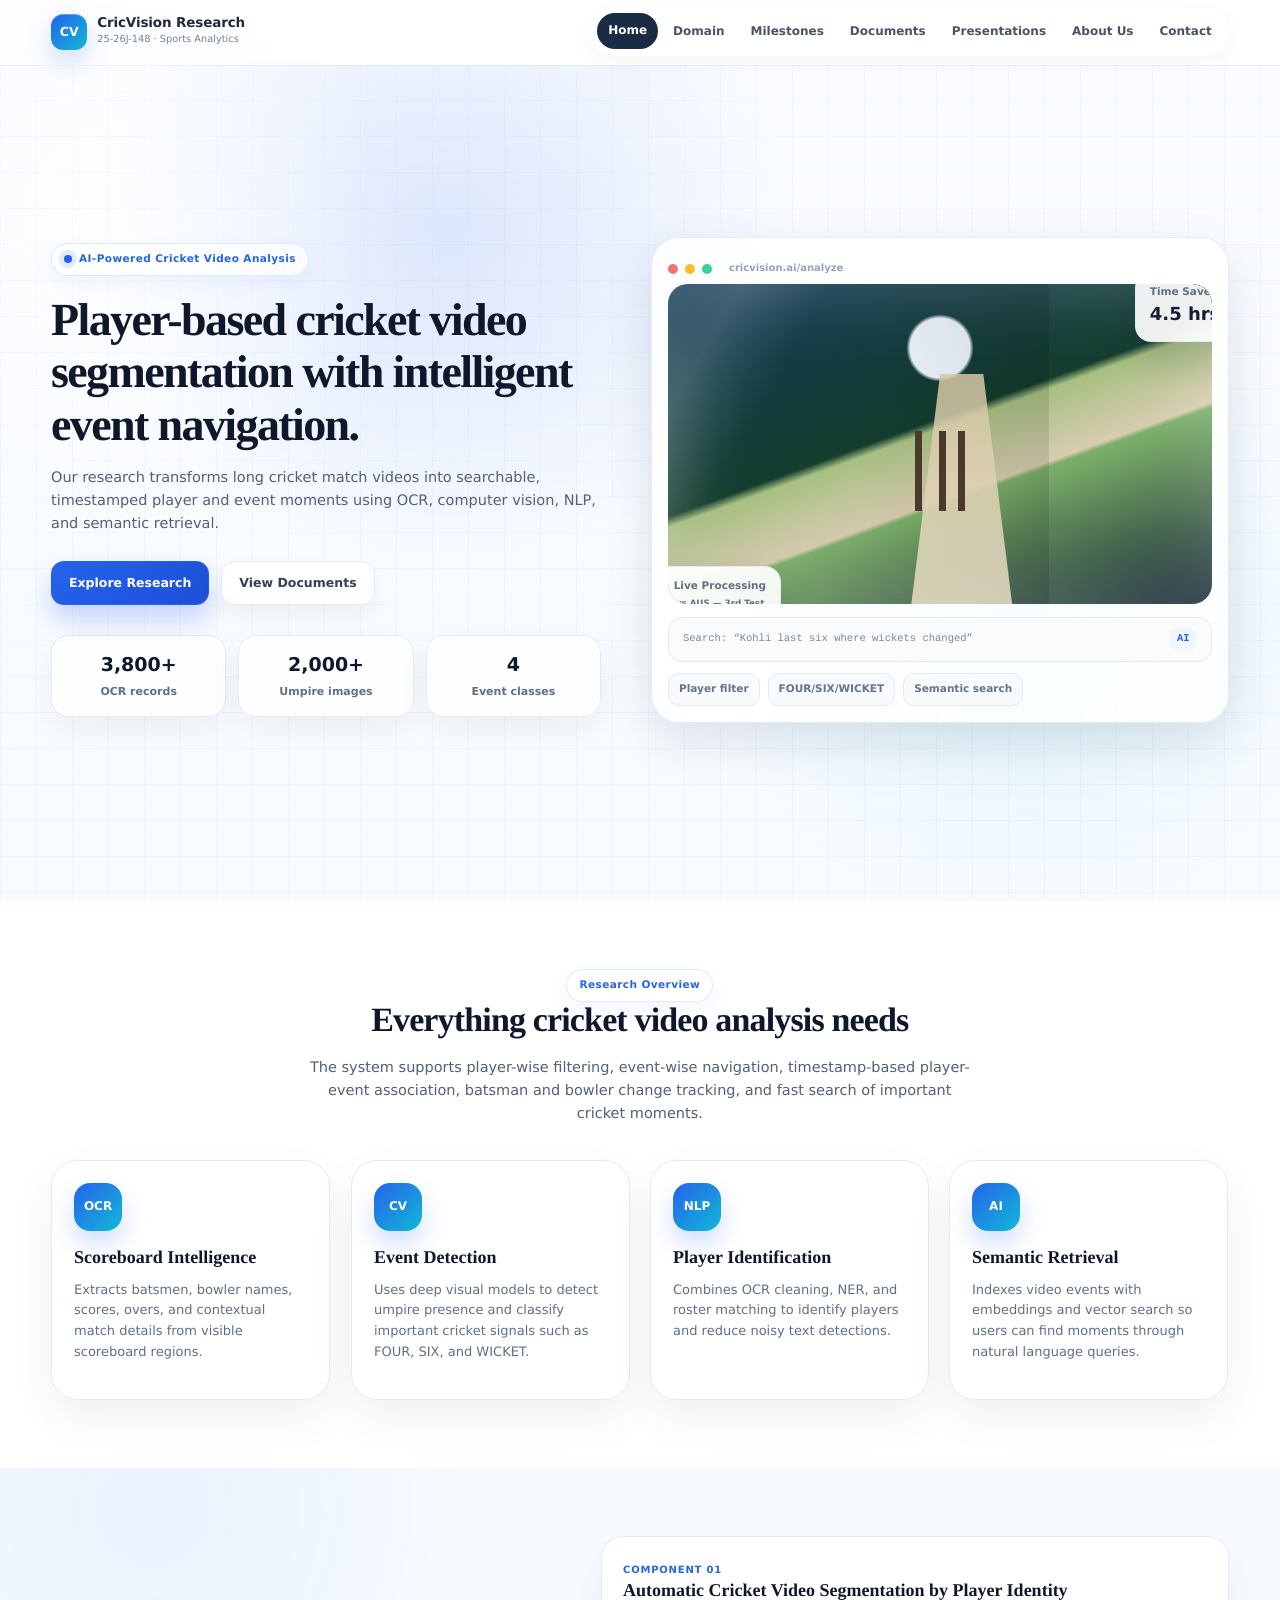
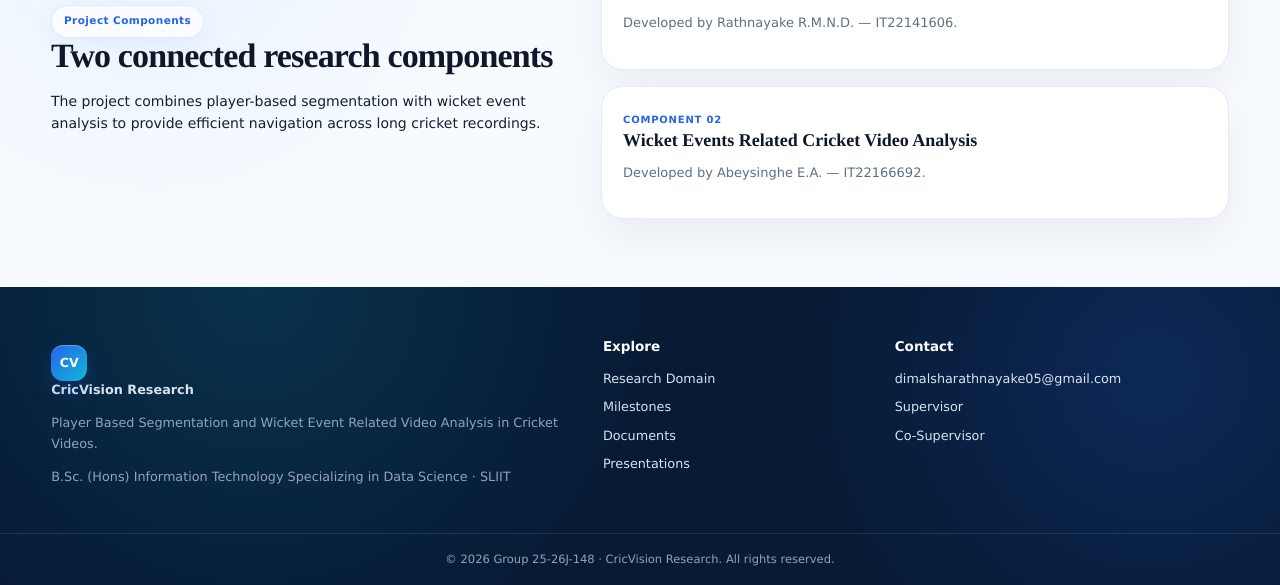
<file: cricvision-research-website/index.html>
<!DOCTYPE html>
<html lang="en">
<head>
  <meta charset="UTF-8" />
  <meta name="viewport" content="width=device-width, initial-scale=1.0" />
  <meta name="description" content="CricVision Research - Player Based Segmentation and Wicket Event Related Video Analysis in Cricket Videos." />
  <link rel="stylesheet" href="css/style.css" />
  <title>Home | CricVision Research</title>
</head>
<body>
  <header class="site-header">
    <div class="container nav-shell">
      <a href="index.html" class="brand" aria-label="CricVision Research home">
        <span class="brand-mark">CV</span>
        <span><strong>CricVision Research</strong><small>25-26J-148 · Sports Analytics</small></span>
      </a>
      <button class="nav-toggle" aria-label="Open navigation" aria-expanded="false">
        <span></span><span></span><span></span>
      </button>
      <nav class="primary-nav" aria-label="Primary navigation">
        <a href="index.html">Home</a>
        <a href="domain.html">Domain</a>
        <a href="milestones.html">Milestones</a>
        <a href="documents.html">Documents</a>
        <a href="presentations.html">Presentations</a>
        <a href="about.html">About Us</a>
        <a href="contact.html">Contact</a>
      </nav>
    </div>
  </header>
  <main>
    <section class="hero grid-bg">
      <div class="container hero-grid">
        <div class="hero-copy reveal">
          <div class="eyebrow"><span></span> AI-Powered Cricket Video Analysis</div>
          <h1>Player-based cricket video segmentation with intelligent event navigation.</h1>
          <p>Our research transforms long cricket match videos into searchable, timestamped player and event moments using OCR, computer vision, NLP, and semantic retrieval.</p>
          <div class="hero-actions">
            <a class="btn btn-primary" href="domain.html">Explore Research</a>
            <a class="btn btn-soft" href="documents.html">View Documents</a>
          </div>
          <div class="metrics-row" aria-label="Project highlights">
            <article><strong>3,800+</strong><span>OCR records</span></article>
            <article><strong>2,000+</strong><span>Umpire images</span></article>
            <article><strong>4</strong><span>Event classes</span></article>
          </div>
        </div>
        <div class="hero-visual reveal">
          <div class="browser-card">
            <div class="browser-dots"><span></span><span></span><span></span><em>cricvision.ai/analyze</em></div>
            <div class="stadium-card">
              <div class="pitch"></div>
              <div class="wickets"></div>
              <div class="signal-card top">Time Saved<br><strong>4.5 hrs</strong></div>
              <div class="signal-card bottom"><span></span> Live Processing<br><small>IND vs AUS — 3rd Test</small></div>
            </div>
            <div class="query-bar">Search: “Kohli last six where wickets changed” <span>AI</span></div>
            <div class="tag-row"><span>Player filter</span><span>FOUR/SIX/WICKET</span><span>Semantic search</span></div>
          </div>
        </div>
      </div>
    </section>

    <section class="section">
      <div class="container center reveal">
        <span class="section-kicker">Research Overview</span>
        <h2>Everything cricket video analysis needs</h2>
        <p class="section-lead">The system supports player-wise filtering, event-wise navigation, timestamp-based player-event association, batsman and bowler change tracking, and fast search of important cricket moments.</p>
      </div>
      <div class="container feature-grid">
        <article class="feature-card reveal"><div class="icon">OCR</div><h3>Scoreboard Intelligence</h3><p>Extracts batsmen, bowler names, scores, overs, and contextual match details from visible scoreboard regions.</p></article>
        <article class="feature-card reveal"><div class="icon">CV</div><h3>Event Detection</h3><p>Uses deep visual models to detect umpire presence and classify important cricket signals such as FOUR, SIX, and WICKET.</p></article>
        <article class="feature-card reveal"><div class="icon">NLP</div><h3>Player Identification</h3><p>Combines OCR cleaning, NER, and roster matching to identify players and reduce noisy text detections.</p></article>
        <article class="feature-card reveal"><div class="icon">AI</div><h3>Semantic Retrieval</h3><p>Indexes video events with embeddings and vector search so users can find moments through natural language queries.</p></article>
      </div>
    </section>

    <section class="section section-alt">
      <div class="container split">
        <div class="reveal">
          <span class="section-kicker">Project Components</span>
          <h2>Two connected research components</h2>
          <p>The project combines player-based segmentation with wicket event analysis to provide efficient navigation across long cricket recordings.</p>
        </div>
        <div class="component-stack reveal">
          <article><span>Component 01</span><h3>Automatic Cricket Video Segmentation by Player Identity</h3><p>Developed by Rathnayake R.M.N.D. — IT22141606.</p></article>
          <article><span>Component 02</span><h3>Wicket Events Related Cricket Video Analysis</h3><p>Developed by Abeysinghe E.A. — IT22166692.</p></article>
        </div>
      </div>
    </section>
  </main>
  <footer class="footer">
    <div class="container footer-grid">
      <div>
        <a class="footer-brand" href="index.html"><span class="brand-mark">CV</span><strong>CricVision Research</strong></a>
        <p>Player Based Segmentation and Wicket Event Related Video Analysis in Cricket Videos.</p>
        <p class="muted">B.Sc. (Hons) Information Technology Specializing in Data Science · SLIIT</p>
      </div>
      <div>
        <h4>Explore</h4>
        <a href="domain.html">Research Domain</a>
        <a href="milestones.html">Milestones</a>
        <a href="documents.html">Documents</a>
        <a href="presentations.html">Presentations</a>
      </div>
      <div>
        <h4>Contact</h4>
        <a href="mailto:dimalsharathnayake05@gmail.com">dimalsharathnayake05@gmail.com</a>
        <a href="mailto:anuradha.k@sliit.lk">Supervisor</a>
        <a href="mailto:adya.d@sliit.lk">Co-Supervisor</a>
      </div>
    </div>
    <div class="footer-bottom">© <span id="year"></span> Group 25-26J-148 · CricVision Research. All rights reserved.</div>
  </footer>
  <script src="js/main.js"></script>
</body>
</html>
</file>
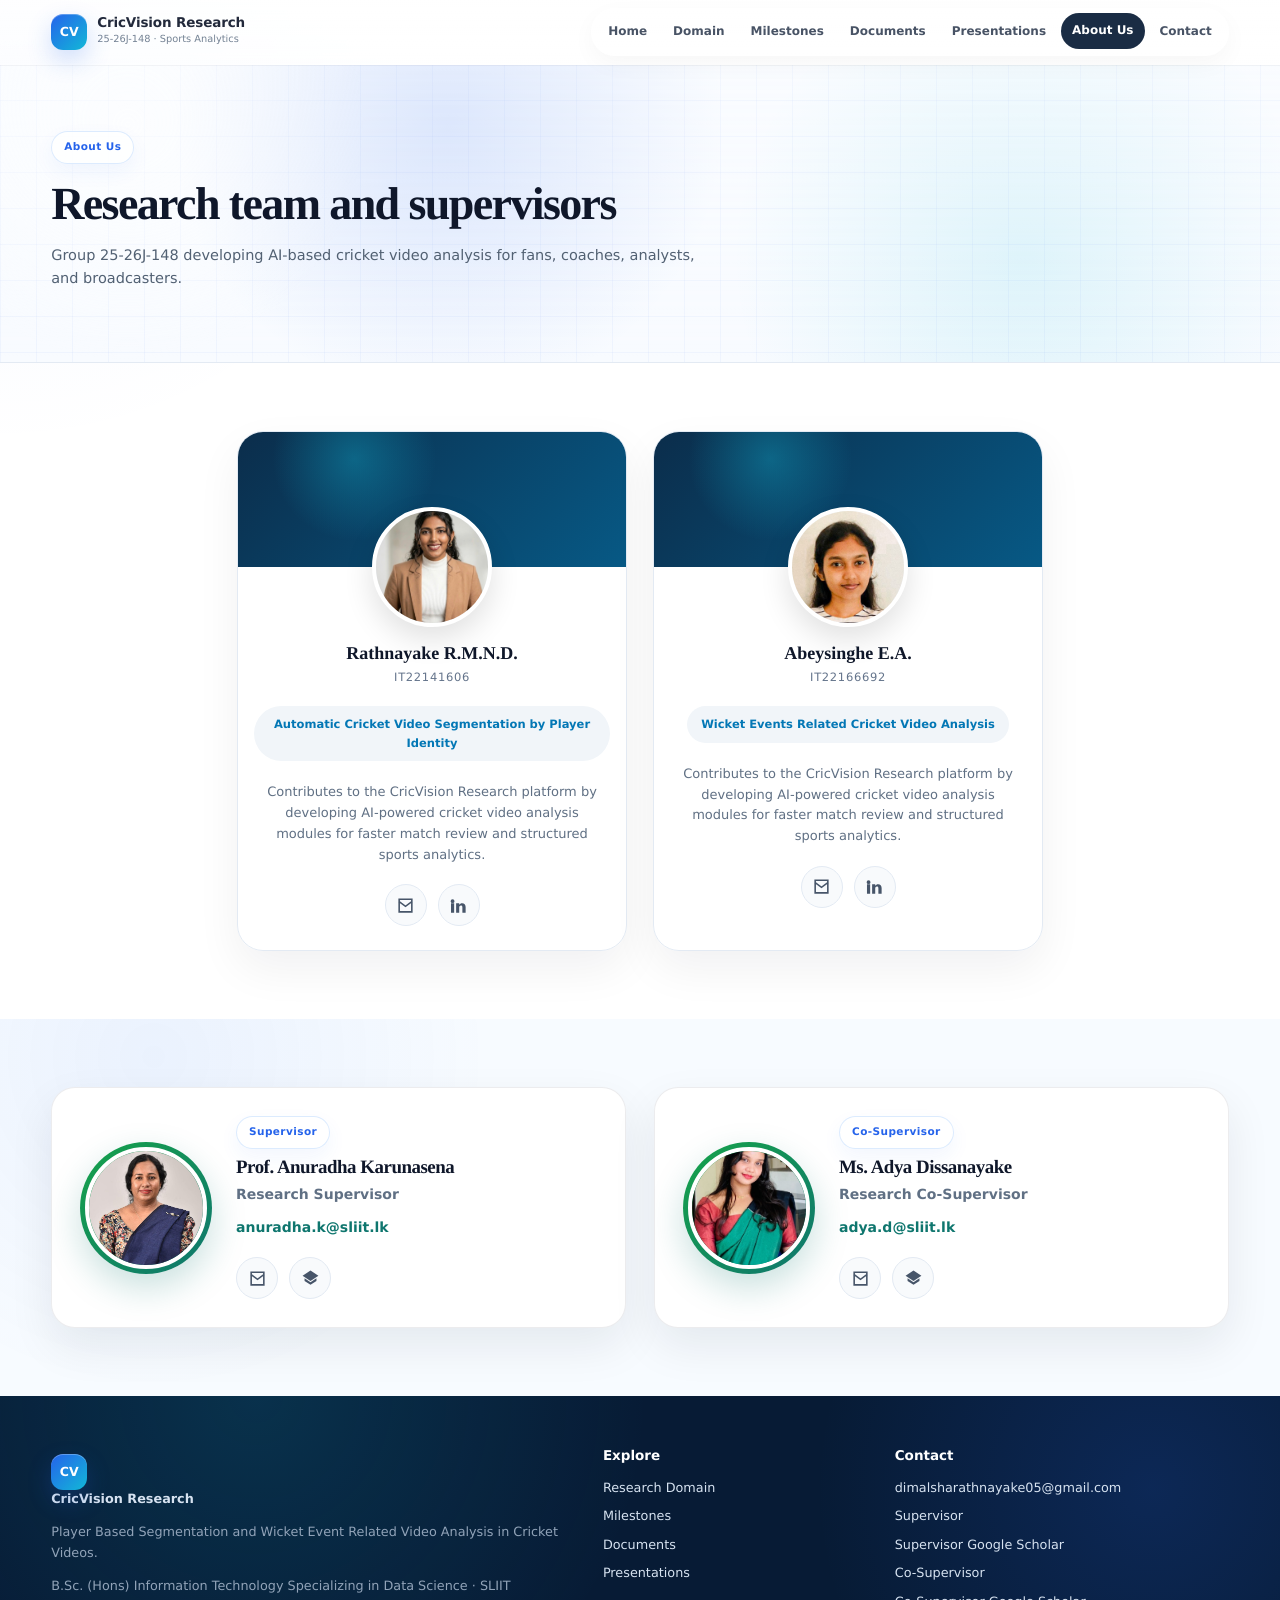
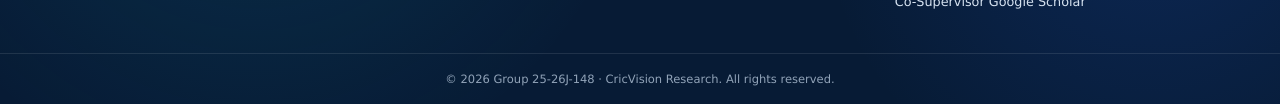
<file: cricvision-research-website/about.html>
<!DOCTYPE html>
<html lang="en">
<head>
  <meta charset="UTF-8" />
  <meta name="viewport" content="width=device-width, initial-scale=1.0" />
  <meta name="description" content="CricVision Research - Player Based Segmentation and Wicket Event Related Video Analysis in Cricket Videos." />
  <link rel="stylesheet" href="css/style.css" />
  <title>About Us | CricVision Research</title>
</head>
<body>
  <header class="site-header">
    <div class="container nav-shell">
      <a href="index.html" class="brand" aria-label="CricVision Research home">
        <span class="brand-mark">CV</span>
        <span>
          <strong>CricVision Research</strong>
          <small>25-26J-148 · Sports Analytics</small>
        </span>
      </a>

      <button class="nav-toggle" aria-label="Open navigation" aria-expanded="false">
        <span></span><span></span><span></span>
      </button>

      <nav class="primary-nav" aria-label="Primary navigation">
        <a href="index.html">Home</a>
        <a href="domain.html">Domain</a>
        <a href="milestones.html">Milestones</a>
        <a href="documents.html">Documents</a>
        <a href="presentations.html">Presentations</a>
        <a href="about.html" class="active">About Us</a>
        <a href="contact.html">Contact</a>
      </nav>
    </div>
  </header>

  <main>
    <section class="page-hero grid-bg">
      <div class="container">
        <span class="section-kicker">About Us</span>
        <h1>Research team and supervisors</h1>
        <p>Group 25-26J-148 developing AI-based cricket video analysis for fans, coaches, analysts, and broadcasters.</p>
      </div>
    </section>

    <section class="section">
      <div class="container team-grid">
        <article class="team-card reveal">
          <div class="team-cover"></div>

          <div class="member-photo">
            <img src="assets/images/team/dimalsha.jpeg" alt="Rathnayake R.M.N.D." />
          </div>

          <h3>Rathnayake R.M.N.D.</h3>
          <p class="student-id">IT22141606</p>
          <span class="role-pill">Automatic Cricket Video Segmentation by Player Identity</span>

          <p class="team-text">
            Contributes to the CricVision Research platform by developing AI-powered cricket video analysis modules for faster match review and structured sports analytics.
          </p>

          <div class="socials">
            <a href="mailto:dimalsharathnayake05@gmail.com" aria-label="Email Rathnayake R.M.N.D.">
              <svg viewBox="0 0 24 24" fill="none" stroke="currentColor" stroke-width="2">
                <path d="M4 4h16v16H4z"></path>
                <path d="m4 7 8 6 8-6"></path>
              </svg>
            </a>

            <a href="https://www.linkedin.com/in/dimalsha-rathnayake-b81723345" target="_blank" rel="noopener" aria-label="LinkedIn Rathnayake R.M.N.D.">
              <svg viewBox="0 0 24 24" fill="currentColor">
                <path d="M6.94 6.5A2.44 2.44 0 1 1 2.06 6.5a2.44 2.44 0 0 1 4.88 0ZM6.5 9H2.5v12h4V9Zm6.4 0H9v12h3.9v-6.3c0-1.7.8-2.7 2.2-2.7 1.2 0 1.8.8 1.8 2.5V21H21v-7.1C21 10.6 19.3 9 16.7 9c-1.8 0-3 .8-3.8 1.9V9Z"></path>
              </svg>
            </a>
          </div>
        </article>

        <article class="team-card reveal">
          <div class="team-cover"></div>

          <div class="member-photo">
            <img src="assets/images/team/esandi.png" alt="Abeysinghe E.A." />
          </div>

          <h3>Abeysinghe E.A.</h3>
          <p class="student-id">IT22166692</p>
          <span class="role-pill">Wicket Events Related Cricket Video Analysis</span>

          <p class="team-text">
            Contributes to the CricVision Research platform by developing AI-powered cricket video analysis modules for faster match review and structured sports analytics.
          </p>

          <div class="socials">
            <a href="mailto:dimalsharathnayake05@gmail.com" aria-label="Email Abeysinghe E.A.">
              <svg viewBox="0 0 24 24" fill="none" stroke="currentColor" stroke-width="2">
                <path d="M4 4h16v16H4z"></path>
                <path d="m4 7 8 6 8-6"></path>
              </svg>
            </a>

            <a href="https://www.linkedin.com/in/esandi-abeysinghe/" target="_blank" rel="noopener" aria-label="LinkedIn Abeysinghe E.A.">
              <svg viewBox="0 0 24 24" fill="currentColor">
                <path d="M6.94 6.5A2.44 2.44 0 1 1 2.06 6.5a2.44 2.44 0 0 1 4.88 0ZM6.5 9H2.5v12h4V9Zm6.4 0H9v12h3.9v-6.3c0-1.7.8-2.7 2.2-2.7 1.2 0 1.8.8 1.8 2.5V21H21v-7.1C21 10.6 19.3 9 16.7 9c-1.8 0-3 .8-3.8 1.9V9Z"></path>
              </svg>
            </a>
          </div>
        </article>
      </div>
    </section>

    <section class="section section-alt">
      <div class="container supervisor-grid">

        <article class="supervisor-card reveal">
          <div class="supervisor-photo">
            <img src="assets/images/team/anuradha.jpeg" alt="Prof. Anuradha Karunasena" />
          </div>

          <div class="supervisor-details">
            <span class="section-kicker">Supervisor</span>
            <h2>Prof. Anuradha Karunasena</h2>
            <p class="supervisor-role">Research Supervisor</p>

            <p class="supervisor-contact">
              <a href="mailto:anuradha.k@sliit.lk">anuradha.k@sliit.lk</a>
            </p>

            <div class="socials supervisor-socials">
              <a href="mailto:anuradha.k@sliit.lk" aria-label="Email Prof. Anuradha Karunasena">
                <svg viewBox="0 0 24 24" fill="none" stroke="currentColor" stroke-width="2">
                  <path d="M4 4h16v16H4z"></path>
                  <path d="m4 7 8 6 8-6"></path>
                </svg>
              </a>

              <a href="https://scholar.google.com/citations?user=8fdx1W0AAAAJ&hl=en&oi=ao" target="_blank" rel="noopener" aria-label="Google Scholar Prof. Anuradha Karunasena">
                <svg viewBox="0 0 24 24" fill="currentColor">
                  <path d="M12 2 2 8.5 12 15l10-6.5L12 2Zm0 14.7L4.5 11.8v3.3L12 20l7.5-4.9v-3.3L12 16.7Z"></path>
                </svg>
              </a>
            </div>
          </div>
        </article>

        <article class="supervisor-card reveal">
          <div class="supervisor-photo">
            <img src="assets/images/team/adya.jpg" alt="Ms. Adya Dissanayake" />
          </div>

          <div class="supervisor-details">
            <span class="section-kicker">Co-Supervisor</span>
            <h2>Ms. Adya Dissanayake</h2>
            <p class="supervisor-role">Research Co-Supervisor</p>

            <p class="supervisor-contact">
              <a href="mailto:adya.d@sliit.lk">adya.d@sliit.lk</a>
            </p>

            <div class="socials supervisor-socials">
              <a href="mailto:adya.d@sliit.lk" aria-label="Email Ms. Adya Dissanayake">
                <svg viewBox="0 0 24 24" fill="none" stroke="currentColor" stroke-width="2">
                  <path d="M4 4h16v16H4z"></path>
                  <path d="m4 7 8 6 8-6"></path>
                </svg>
              </a>

              <a href="https://scholar.google.com/citations?user=zVLh-EIAAAAJ&hl=en&oi=ao" target="_blank" rel="noopener" aria-label="Google Scholar Ms. Adya Dissanayake">
                <svg viewBox="0 0 24 24" fill="currentColor">
                  <path d="M12 2 2 8.5 12 15l10-6.5L12 2Zm0 14.7L4.5 11.8v3.3L12 20l7.5-4.9v-3.3L12 16.7Z"></path>
                </svg>
              </a>
            </div>
          </div>
        </article>

      </div>
    </section>
  </main>

  <footer class="footer">
    <div class="container footer-grid">
      <div>
        <a class="footer-brand" href="index.html">
          <span class="brand-mark">CV</span>
          <strong>CricVision Research</strong>
        </a>

        <p>Player Based Segmentation and Wicket Event Related Video Analysis in Cricket Videos.</p>
        <p class="muted">B.Sc. (Hons) Information Technology Specializing in Data Science · SLIIT</p>
      </div>

      <div>
        <h4>Explore</h4>
        <a href="domain.html">Research Domain</a>
        <a href="milestones.html">Milestones</a>
        <a href="documents.html">Documents</a>
        <a href="presentations.html">Presentations</a>
      </div>

      <div>
        <h4>Contact</h4>
        <a href="mailto:dimalsharathnayake05@gmail.com">dimalsharathnayake05@gmail.com</a>
        <a href="mailto:anuradha.k@sliit.lk">Supervisor</a>
        <a href="https://scholar.google.com/citations?user=8fdx1W0AAAAJ&hl=en&oi=ao" target="_blank" rel="noopener">Supervisor Google Scholar</a>
        <a href="mailto:adya.d@sliit.lk">Co-Supervisor</a>
        <a href="https://scholar.google.com/citations?user=zVLh-EIAAAAJ&hl=en&oi=ao" target="_blank" rel="noopener">Co-Supervisor Google Scholar</a>
      </div>
    </div>

    <div class="footer-bottom">
      © <span id="year"></span> Group 25-26J-148 · CricVision Research. All rights reserved.
    </div>
  </footer>

  <script src="js/main.js"></script>
</body>
</html>
</file>
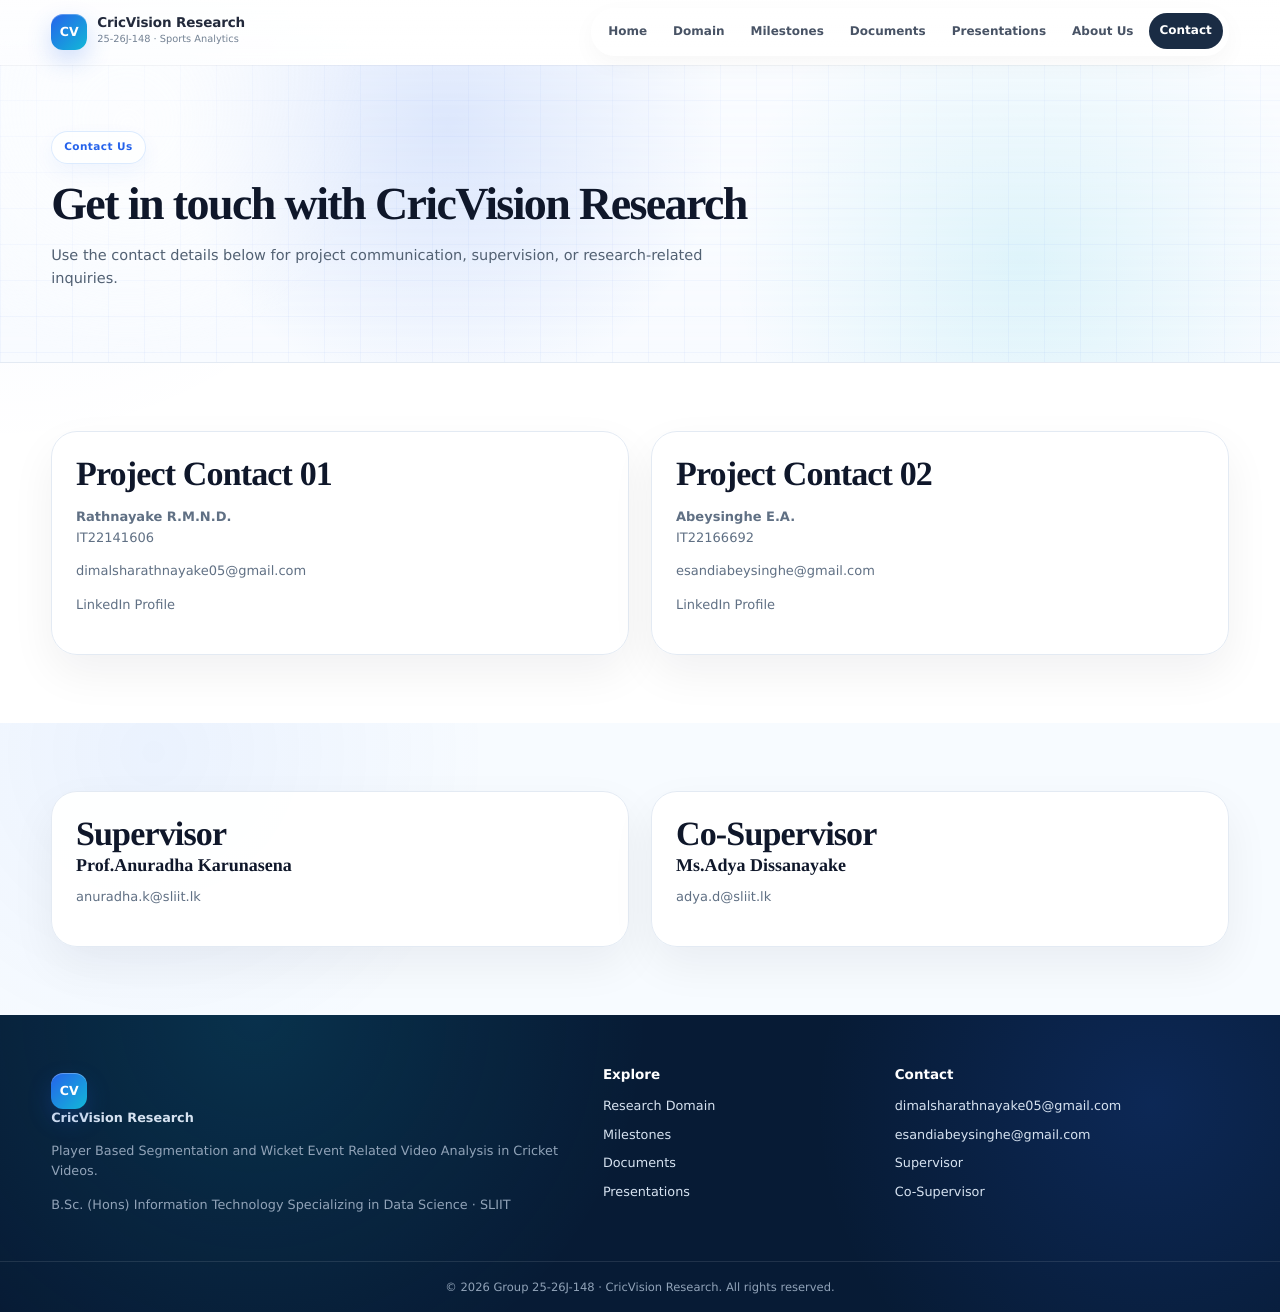
<file: cricvision-research-website/contact.html>
<!DOCTYPE html>
<html lang="en">
<head>
  <meta charset="UTF-8" />
  <meta name="viewport" content="width=device-width, initial-scale=1.0" />
  <meta name="description" content="CricVision Research - Player Based Segmentation and Wicket Event Related Video Analysis in Cricket Videos." />
  <link rel="stylesheet" href="css/style.css" />
  <title>Contact Us | CricVision Research</title>
</head>
<body>
  <header class="site-header">
    <div class="container nav-shell">
      <a href="index.html" class="brand" aria-label="CricVision Research home">
        <span class="brand-mark">CV</span>
        <span>
          <strong>CricVision Research</strong>
          <small>25-26J-148 · Sports Analytics</small>
        </span>
      </a>

      <button class="nav-toggle" aria-label="Open navigation" aria-expanded="false">
        <span></span><span></span><span></span>
      </button>

      <nav class="primary-nav" aria-label="Primary navigation">
        <a href="index.html">Home</a>
        <a href="domain.html">Domain</a>
        <a href="milestones.html">Milestones</a>
        <a href="documents.html">Documents</a>
        <a href="presentations.html">Presentations</a>
        <a href="about.html">About Us</a>
        <a href="contact.html" class="active">Contact</a>
      </nav>
    </div>
  </header>

  <main>
    <section class="page-hero grid-bg">
      <div class="container">
        <span class="section-kicker">Contact Us</span>
        <h1>Get in touch with CricVision Research</h1>
        <p>Use the contact details below for project communication, supervision, or research-related inquiries.</p>
      </div>
    </section>

    <section class="section">
      <div class="container two-col">
        <article class="content-card reveal">
          <h2>Project Contact 01</h2>

          <p>
            <strong>Rathnayake R.M.N.D.</strong><br />
            IT22141606
          </p>

          <p>
            <a href="mailto:dimalsharathnayake05@gmail.com">dimalsharathnayake05@gmail.com</a>
          </p>

          <p>
            <a href="https://www.linkedin.com/in/dimalsha-rathnayake-b81723345" target="_blank" rel="noopener">
              LinkedIn Profile
            </a>
          </p>
        </article>

        <article class="content-card reveal">
          <h2>Project Contact 02</h2>

          <p>
            <strong>Abeysinghe E.A.</strong><br />
            IT22166692
          </p>

          <p>
            <a href="mailto:esandiabeysinghe@gmail.com">esandiabeysinghe@gmail.com</a>
          </p>

          <p>
            <a href="https://www.linkedin.com/in/esandi-abeysinghe/?lipi=urn%3Ali%3Apage%3Ad_flagship3_profile_view_base_contact_details%3BhwqTV2hOSoKPVsVFg6BXkw%3D%3D" target="_blank" rel="noopener">
              LinkedIn Profile
            </a>
          </p>
        </article>
      </div>
    </section>

    <section class="section section-alt">
      <div class="container two-col">
        <article class="content-card reveal">
          <h2>Supervisor</h2>
          <h3>Prof.Anuradha Karunasena</h3>
          <p><a href="mailto:anuradha.k@sliit.lk">anuradha.k@sliit.lk</a></p>
        </article>

        <article class="content-card reveal">
          <h2>Co-Supervisor</h2>
          <h3>Ms.Adya Dissanayake</h3>
          <p><a href="mailto:adya.d@sliit.lk">adya.d@sliit.lk</a></p>
        </article>
      </div>
    </section>
  </main>

  <footer class="footer">
    <div class="container footer-grid">
      <div>
        <a class="footer-brand" href="index.html">
          <span class="brand-mark">CV</span>
          <strong>CricVision Research</strong>
        </a>
        <p>Player Based Segmentation and Wicket Event Related Video Analysis in Cricket Videos.</p>
        <p class="muted">B.Sc. (Hons) Information Technology Specializing in Data Science · SLIIT</p>
      </div>

      <div>
        <h4>Explore</h4>
        <a href="domain.html">Research Domain</a>
        <a href="milestones.html">Milestones</a>
        <a href="documents.html">Documents</a>
        <a href="presentations.html">Presentations</a>
      </div>

      <div>
        <h4>Contact</h4>
        <a href="mailto:dimalsharathnayake05@gmail.com">dimalsharathnayake05@gmail.com</a>
        <a href="mailto:esandiabeysinghe@gmail.com">esandiabeysinghe@gmail.com</a>
        <a href="mailto:anuradha.k@sliit.lk">Supervisor</a>
        <a href="mailto:adya.d@sliit.lk">Co-Supervisor</a>
      </div>
    </div>

    <div class="footer-bottom">
      © <span id="year"></span> Group 25-26J-148 · CricVision Research. All rights reserved.
    </div>
  </footer>

  <script src="js/main.js"></script>
</body>
</html>
</file>
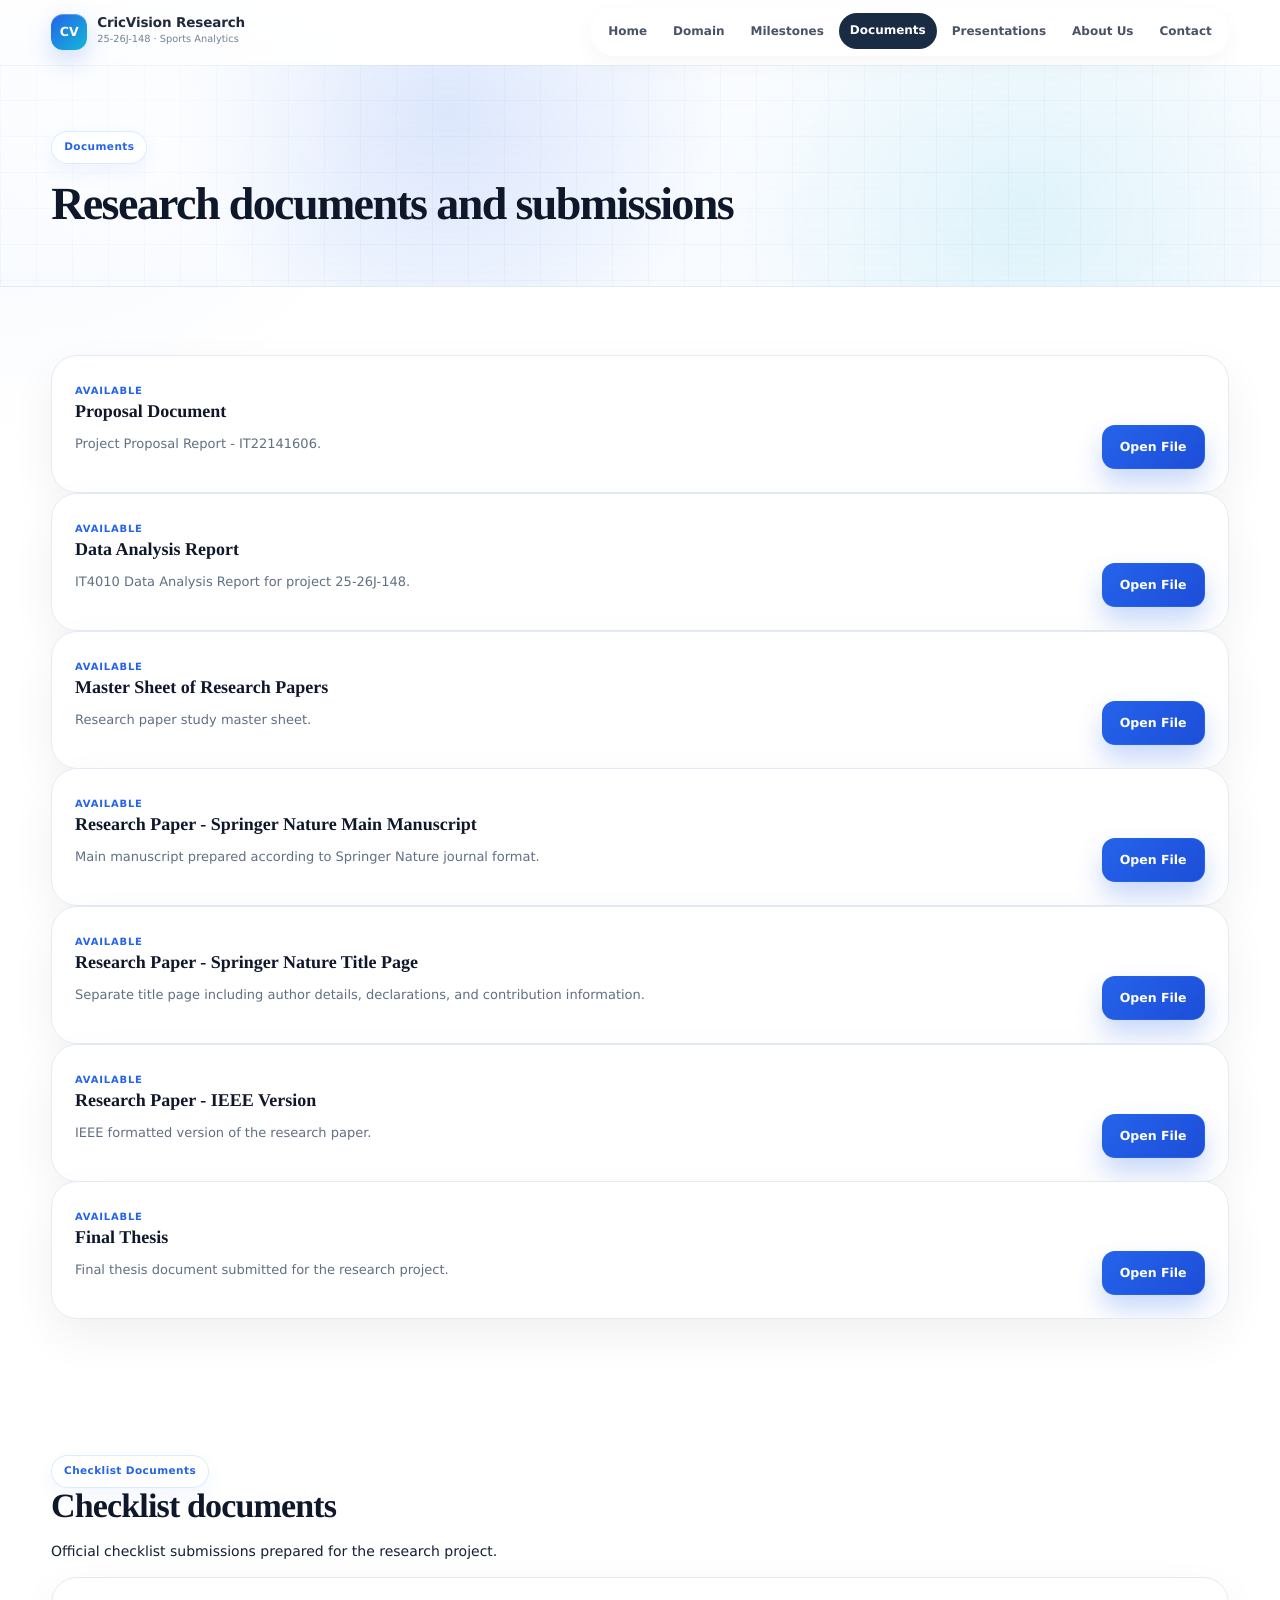
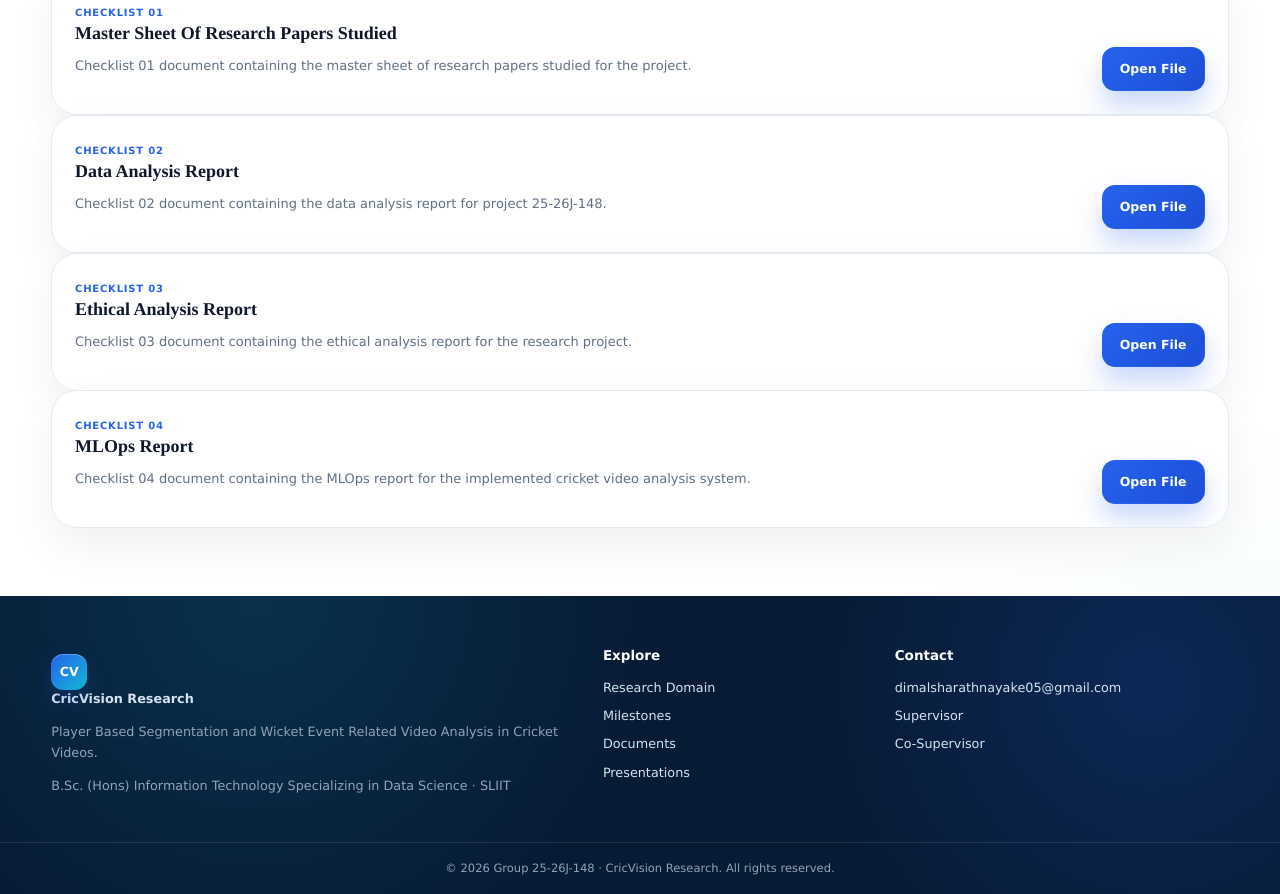
<file: cricvision-research-website/documents.html>
<!DOCTYPE html>
<html lang="en">
<head>
  <meta charset="UTF-8" />
  <meta name="viewport" content="width=device-width, initial-scale=1.0" />
  <meta name="description" content="CricVision Research - Player Based Segmentation and Wicket Event Related Video Analysis in Cricket Videos." />
  <link rel="stylesheet" href="css/style.css" />
  <title>Documents | CricVision Research</title>
</head>
<body>
  <header class="site-header">
    <div class="container nav-shell">
      <a href="index.html" class="brand" aria-label="CricVision Research home">
        <span class="brand-mark">CV</span>
        <span>
          <strong>CricVision Research</strong>
          <small>25-26J-148 · Sports Analytics</small>
        </span>
      </a>

      <button class="nav-toggle" aria-label="Open navigation" aria-expanded="false">
        <span></span><span></span><span></span>
      </button>

      <nav class="primary-nav" aria-label="Primary navigation">
        <a href="index.html">Home</a>
        <a href="domain.html">Domain</a>
        <a href="milestones.html">Milestones</a>
        <a href="documents.html">Documents</a>
        <a href="presentations.html">Presentations</a>
        <a href="about.html">About Us</a>
        <a href="contact.html">Contact</a>
      </nav>
    </div>
  </header>

  <main>
    <section class="page-hero grid-bg">
      <div class="container">
        <span class="section-kicker">Documents</span>
        <h1>Research documents and submissions</h1>
      </div>
    </section>

    <section class="section">
      <div class="container download-grid">

        <article class="download-card reveal">
          <div>
            <span class="doc-type">Available</span>
            <h3>Proposal Document</h3>
            <p>Project Proposal Report - IT22141606.</p>
          </div>
          <a class="btn btn-primary" href="assets/documents/ProposalDraft_IT22141606.pdf" target="_blank">Open File</a>
        </article>

        <article class="download-card reveal">
          <div>
            <span class="doc-type">Available</span>
            <h3>Data Analysis Report</h3>
            <p>IT4010 Data Analysis Report for project 25-26J-148.</p>
          </div>
          <a class="btn btn-primary" href="assets/documents/Data_Analysis_Report_IT22141606.pdf" target="_blank">Open File</a>
        </article>

        <article class="download-card reveal">
          <div>
            <span class="doc-type">Available</span>
            <h3>Master Sheet of Research Papers</h3>
            <p>Research paper study master sheet.</p>
          </div>
          <a class="btn btn-primary" href="assets/documents/MasterSheetOfResearchPapersStudied_IT22141606.xlsx" target="_blank">Open File</a>
        </article>

        <article class="download-card reveal">
          <div>
            <span class="doc-type">Available</span>
            <h3>Research Paper - Springer Nature Main Manuscript</h3>
            <p>Main manuscript prepared according to Springer Nature journal format.</p>
          </div>
          <a class="btn btn-primary" href="assets/documents/Springer_Nature__IT22141606__Formatted_NEW.pdf" target="_blank">
            Open File
          </a>
        </article>

        <article class="download-card reveal">
          <div>
            <span class="doc-type">Available</span>
            <h3>Research Paper - Springer Nature Title Page</h3>
            <p>Separate title page including author details, declarations, and contribution information.</p>
          </div>
          <a class="btn btn-primary" href="assets/documents/title_page.pdf" target="_blank">
            Open File
          </a>
        </article>

        <article class="download-card reveal">
          <div>
            <span class="doc-type">Available</span>
            <h3>Research Paper - IEEE Version</h3>
            <p>IEEE formatted version of the research paper.</p>
          </div>
          <a class="btn btn-primary" href="assets/documents/ResearchPaper_IT22141606.pdf" target="_blank">Open File</a>
        </article>

        <article class="download-card reveal">
          <div>
            <span class="doc-type">Available</span>
            <h3>Final Thesis</h3>
            <p>Final thesis document submitted for the research project.</p>
          </div>
          <a class="btn btn-primary" href="assets/documents/draft_final_report_25_26J_148_IT22141606.pdf" target="_blank">
            Open File
          </a>
        </article>

      </div>
    </section>

    <section class="section">
      <div class="container">
        <div class="section-heading reveal">
          <span class="section-kicker">Checklist Documents</span>
          <h2>Checklist documents</h2>
          <p>Official checklist submissions prepared for the research project.</p>
        </div>

        <div class="download-grid">

          <article class="download-card reveal">
            <div>
              <span class="doc-type">Checklist 01</span>
              <h3>Master Sheet Of Research Papers Studied</h3>
              <p>Checklist 01 document containing the master sheet of research papers studied for the project.</p>
            </div>
            <a class="btn btn-primary" href="assets/documents/MasterSheetOfResearchPapersStudied_IT22141606.xlsx" target="_blank">
              Open File
            </a>
          </article>

          <article class="download-card reveal">
            <div>
              <span class="doc-type">Checklist 02</span>
              <h3>Data Analysis Report</h3>
              <p>Checklist 02 document containing the data analysis report for project 25-26J-148.</p>
            </div>
            <a class="btn btn-primary" href="assets/documents/Data_Analysis_Report_IT22141606.pdf" target="_blank">
              Open File
            </a>
          </article>

          <article class="download-card reveal">
            <div>
              <span class="doc-type">Checklist 03</span>
              <h3>Ethical Analysis Report</h3>
              <p>Checklist 03 document containing the ethical analysis report for the research project.</p>
            </div>
            <a class="btn btn-primary" href="assets/documents/Ethical Analysis Report_IT22141606.pdf" target="_blank">
              Open File
            </a>
          </article>

          <article class="download-card reveal">
            <div>
              <span class="doc-type">Checklist 04</span>
              <h3>MLOps Report</h3>
              <p>Checklist 04 document containing the MLOps report for the implemented cricket video analysis system.</p>
            </div>
            <a class="btn btn-primary" href="assets/documents/MLOps Report_IT22141606.pdf" target="_blank">
              Open File
            </a>
          </article>

        </div>
      </div>
    </section>
  </main>

  <footer class="footer">
    <div class="container footer-grid">
      <div>
        <a class="footer-brand" href="index.html">
          <span class="brand-mark">CV</span>
          <strong>CricVision Research</strong>
        </a>
        <p>Player Based Segmentation and Wicket Event Related Video Analysis in Cricket Videos.</p>
        <p class="muted">B.Sc. (Hons) Information Technology Specializing in Data Science · SLIIT</p>
      </div>

      <div>
        <h4>Explore</h4>
        <a href="domain.html">Research Domain</a>
        <a href="milestones.html">Milestones</a>
        <a href="documents.html">Documents</a>
        <a href="presentations.html">Presentations</a>
      </div>

      <div>
        <h4>Contact</h4>
        <a href="mailto:dimalsharathnayake05@gmail.com">dimalsharathnayake05@gmail.com</a>
        <a href="mailto:anuradha.k@sliit.lk">Supervisor</a>
        <a href="mailto:adya.d@sliit.lk">Co-Supervisor</a>
      </div>
    </div>

    <div class="footer-bottom">
      © <span id="year"></span> Group 25-26J-148 · CricVision Research. All rights reserved.
    </div>
  </footer>

  <script src="js/main.js"></script>
</body>
</html>
</file>
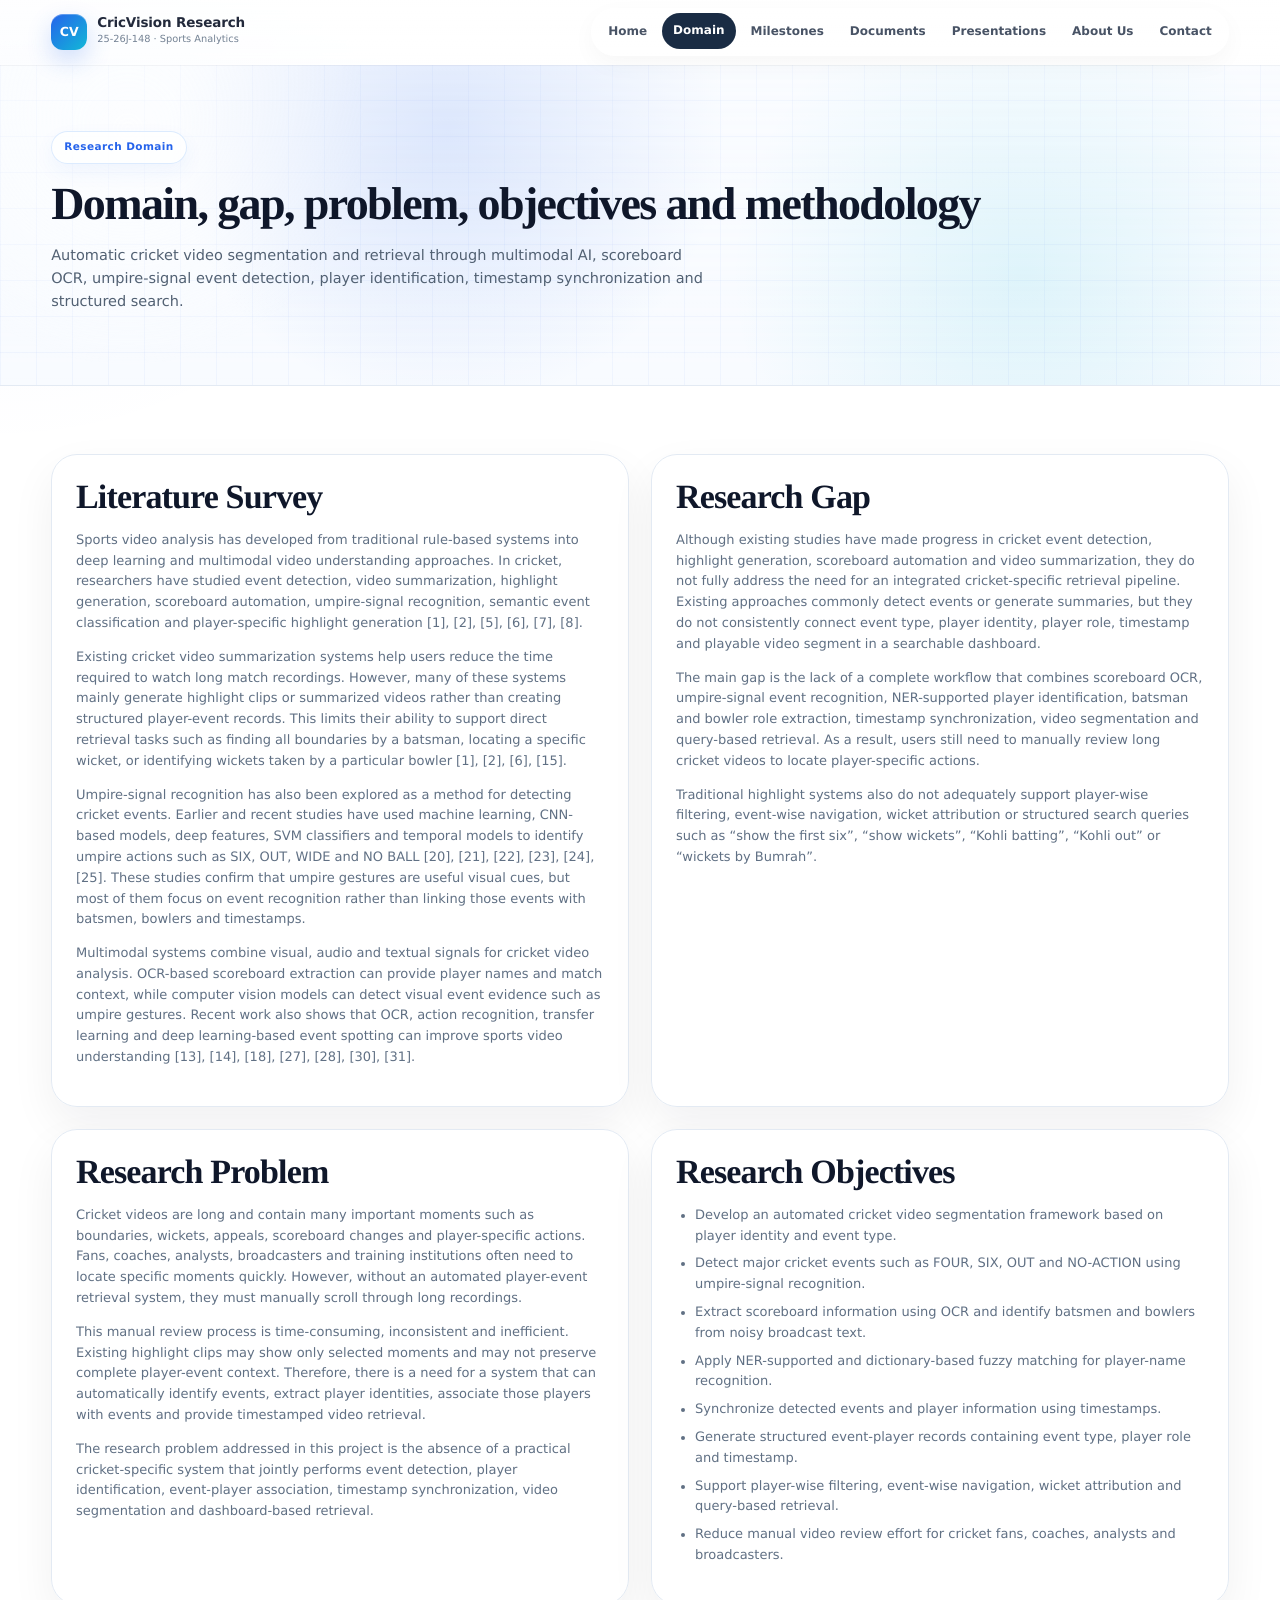
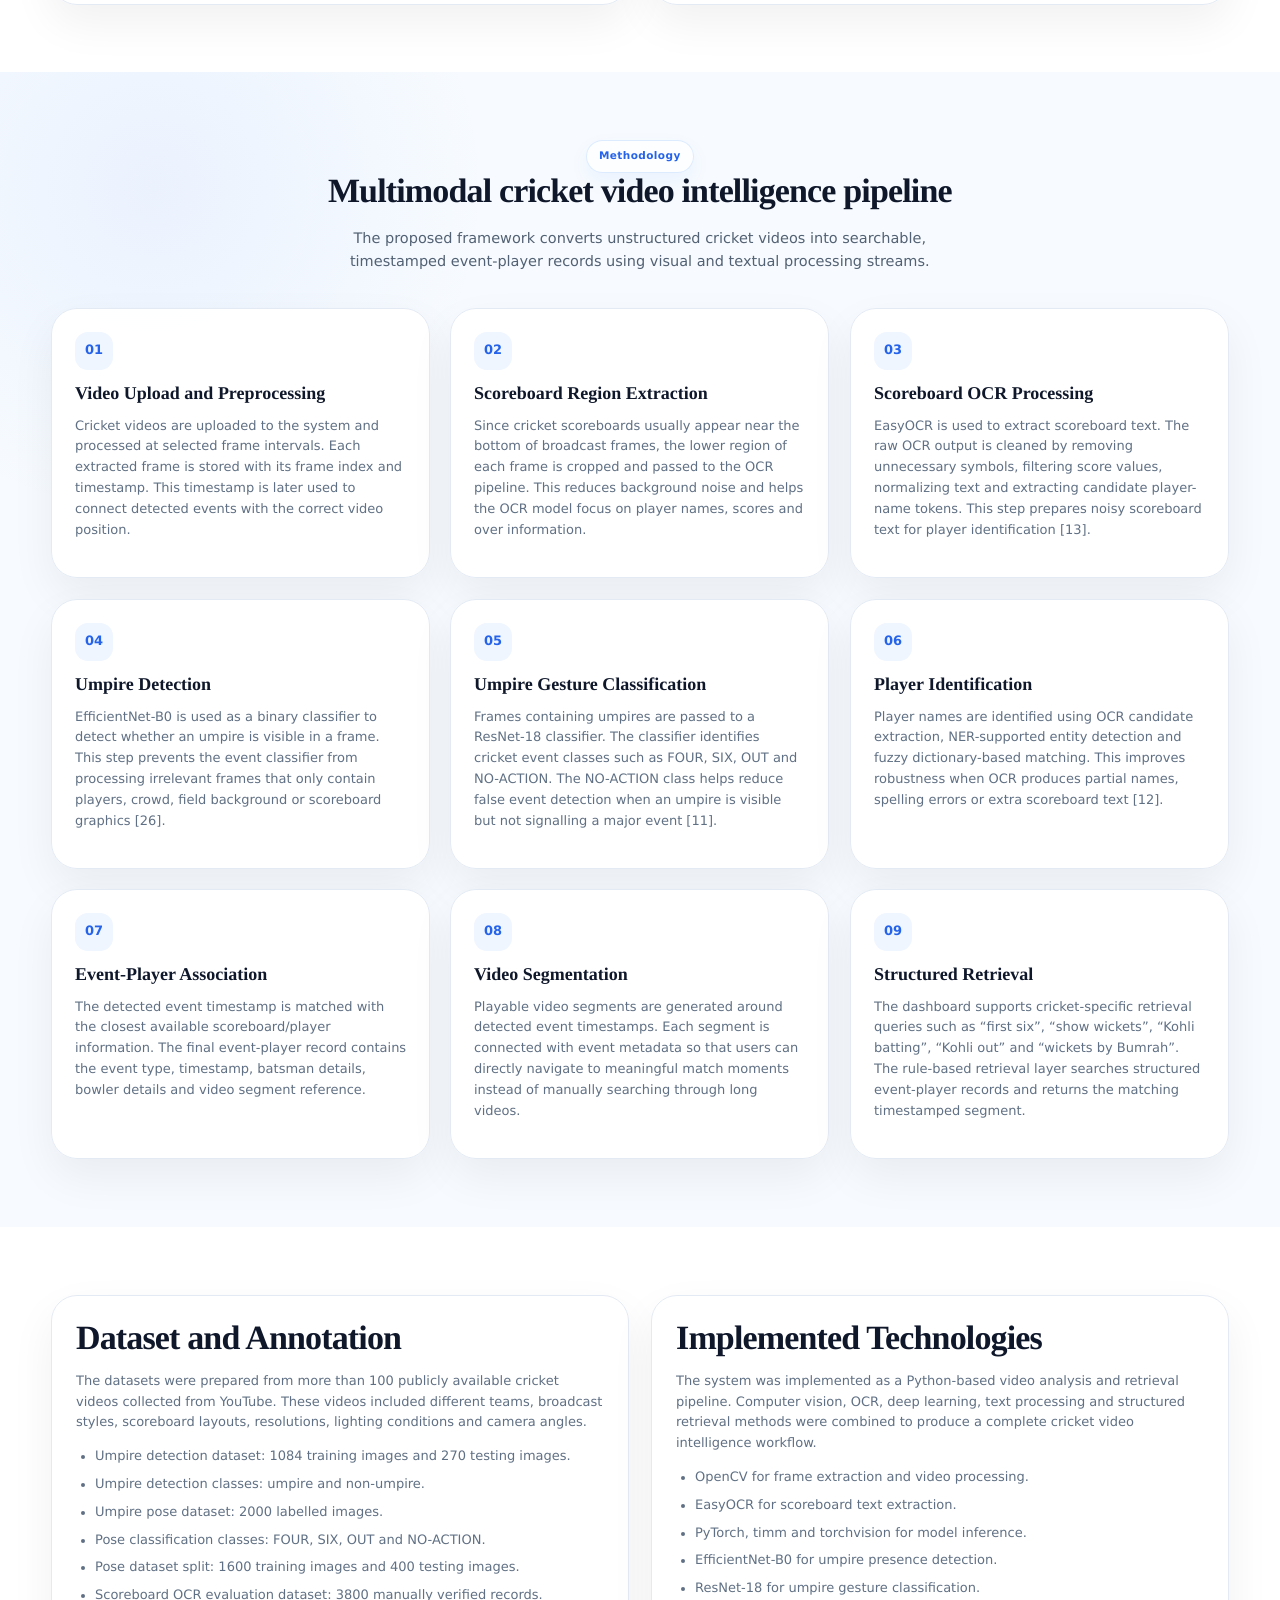
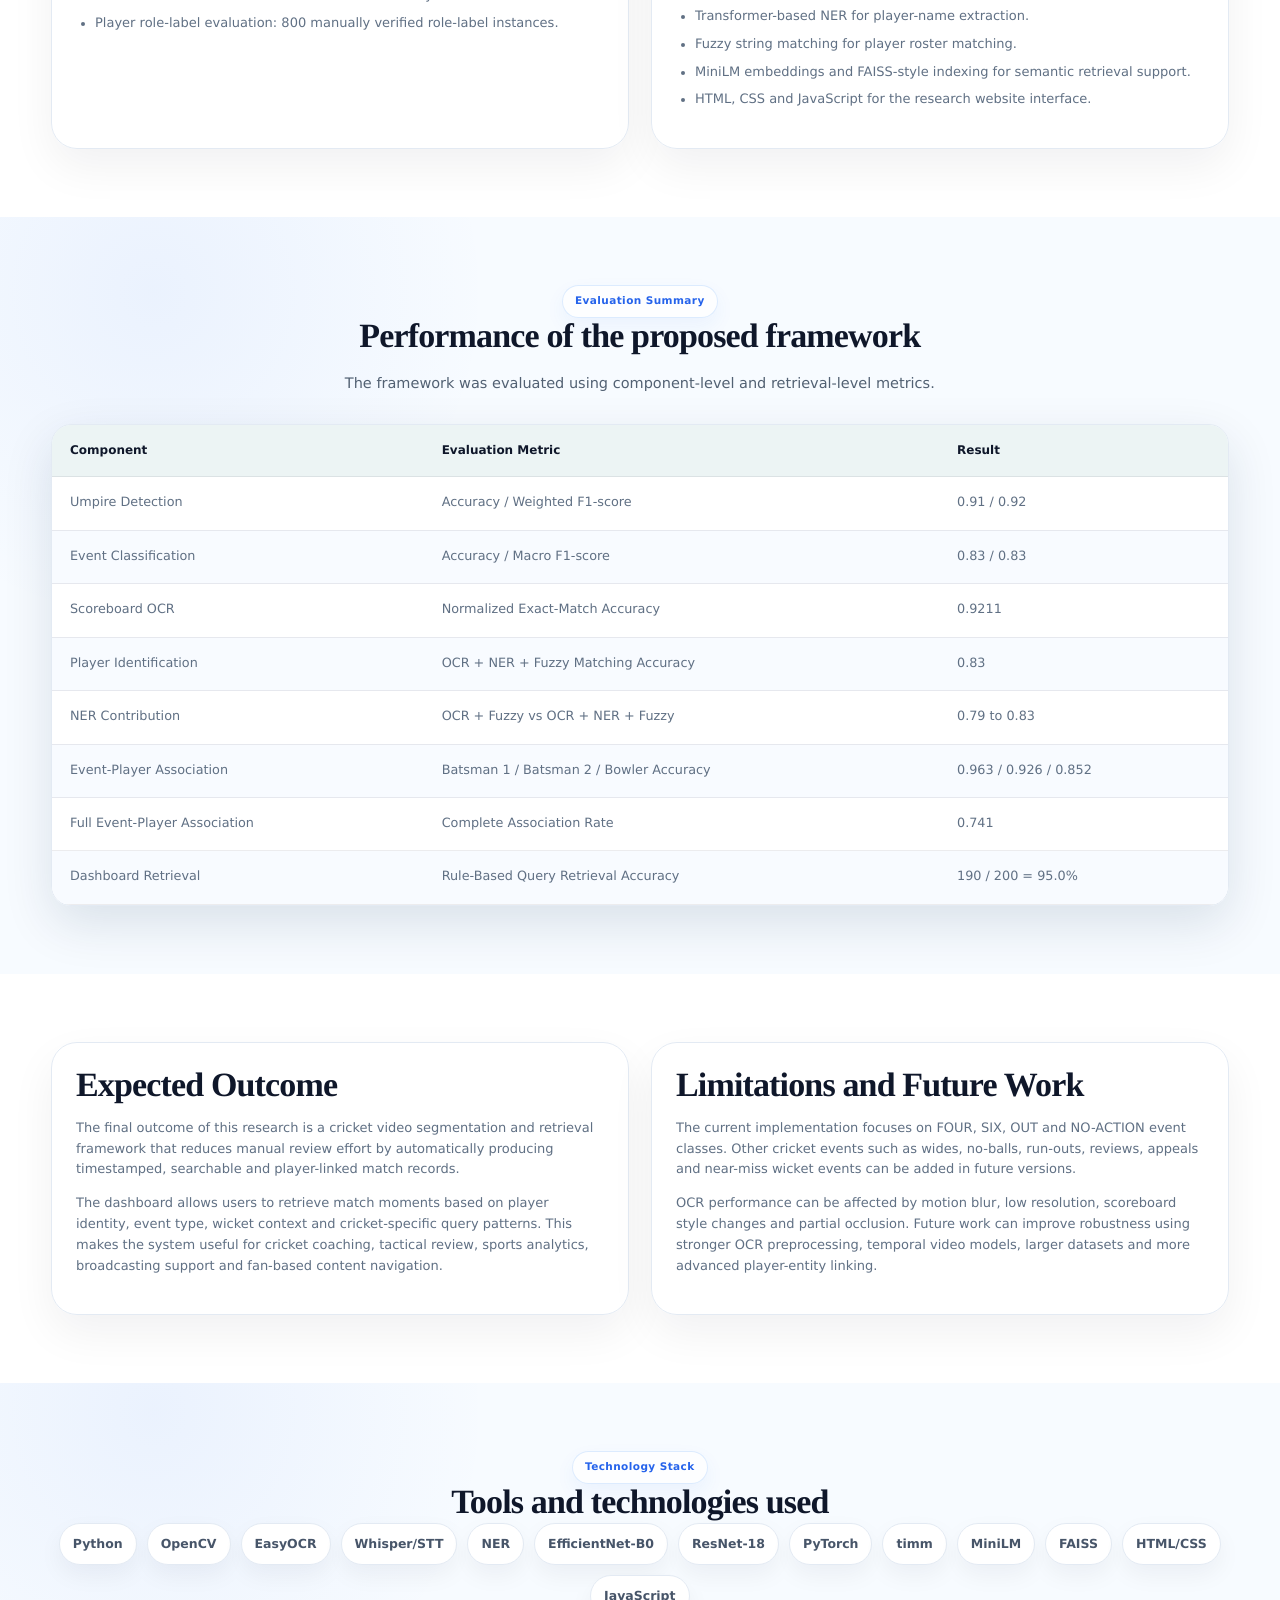
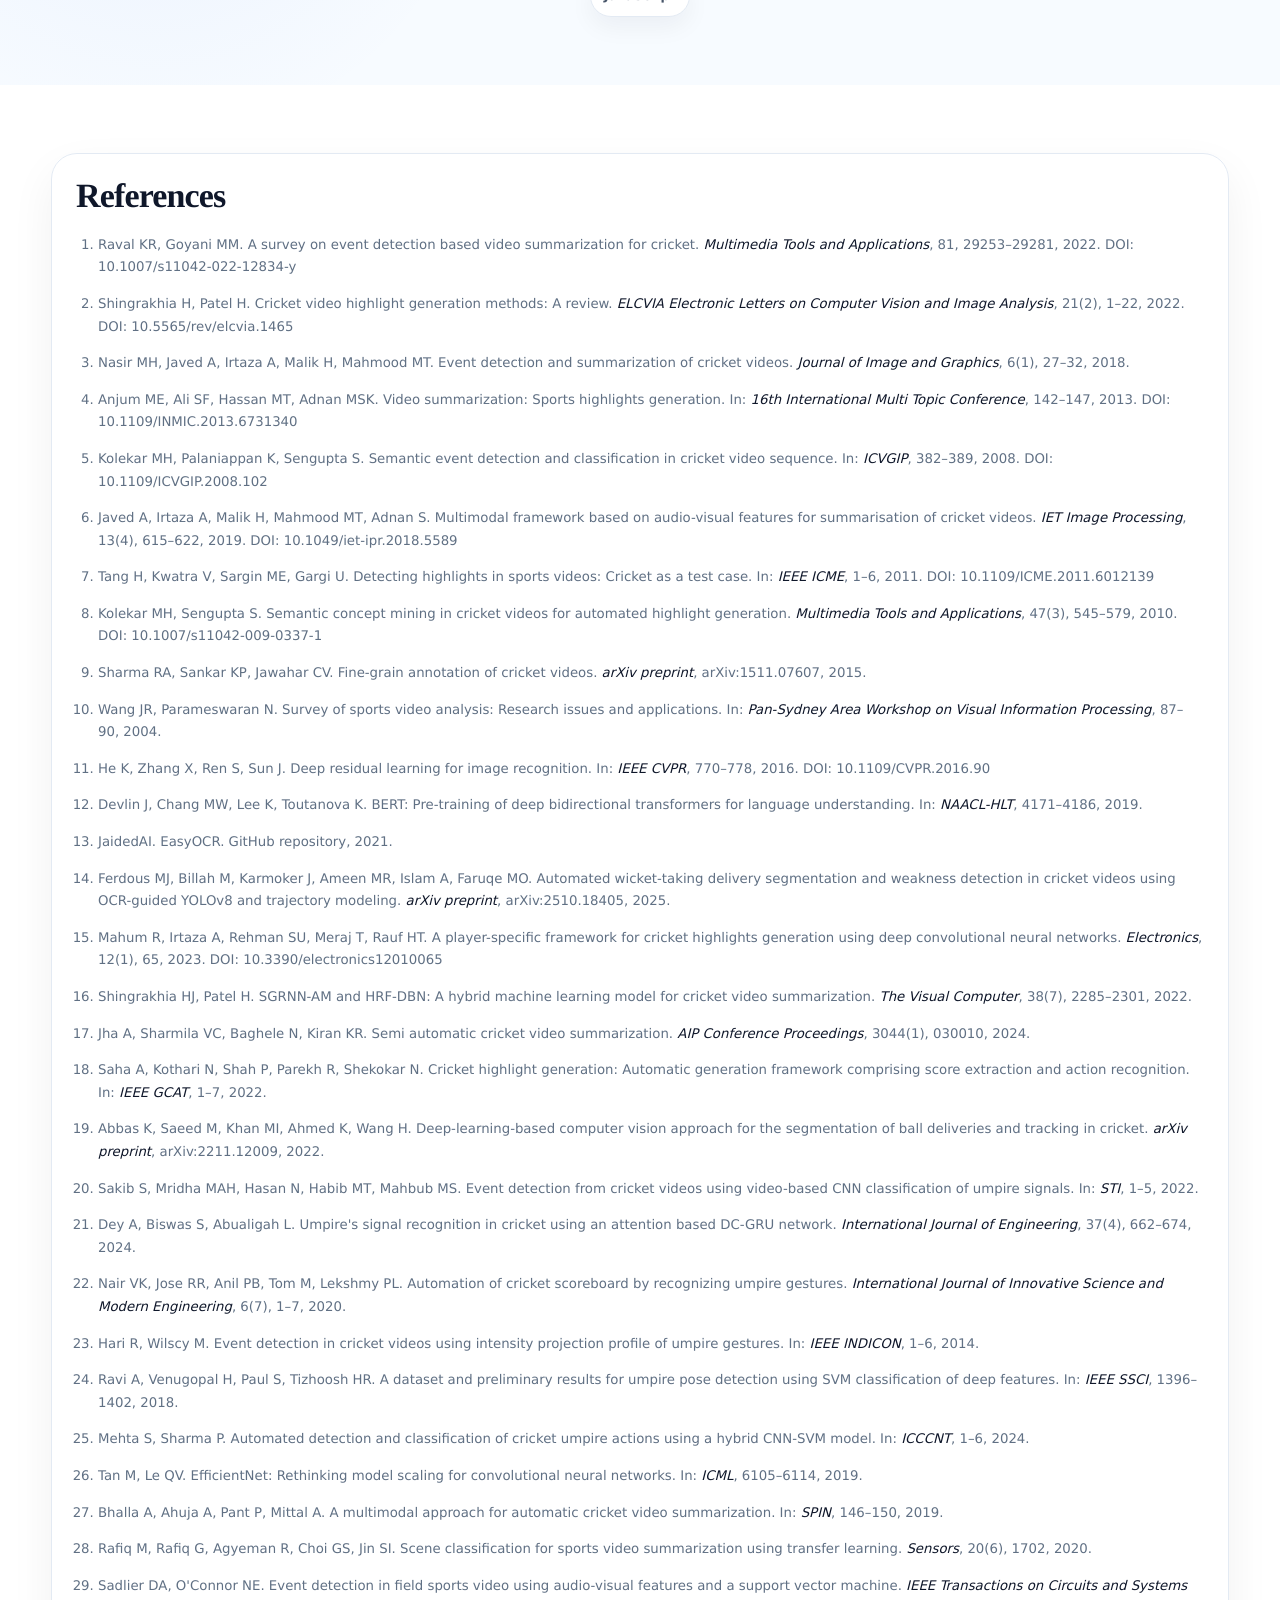
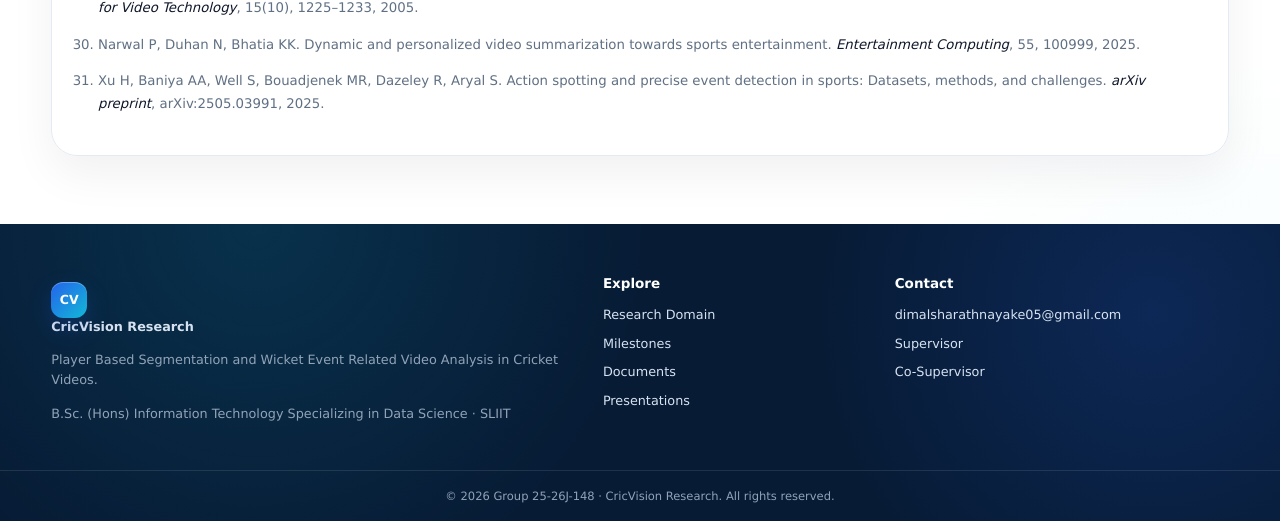
<file: cricvision-research-website/domain.html>
<!DOCTYPE html>
<html lang="en">
<head>
  <meta charset="UTF-8" />
  <meta name="viewport" content="width=device-width, initial-scale=1.0" />
  <meta name="description" content="CricVision Research - Player Based Segmentation and Wicket Event Related Video Analysis in Cricket Videos." />
  <link rel="stylesheet" href="css/style.css" />
  <title>Domain | CricVision Research</title>
</head>

<body>
  <header class="site-header">
    <div class="container nav-shell">
      <a href="index.html" class="brand" aria-label="CricVision Research home">
        <span class="brand-mark">CV</span>
        <span>
          <strong>CricVision Research</strong>
          <small>25-26J-148 · Sports Analytics</small>
        </span>
      </a>

      <button class="nav-toggle" aria-label="Open navigation" aria-expanded="false">
        <span></span><span></span><span></span>
      </button>

      <nav class="primary-nav" aria-label="Primary navigation">
        <a href="index.html">Home</a>
        <a href="domain.html" class="active">Domain</a>
        <a href="milestones.html">Milestones</a>
        <a href="documents.html">Documents</a>
        <a href="presentations.html">Presentations</a>
        <a href="about.html">About Us</a>
        <a href="contact.html">Contact</a>
      </nav>
    </div>
  </header>

  <main>
    <section class="page-hero grid-bg">
      <div class="container">
        <span class="section-kicker">Research Domain</span>
        <h1>Domain, gap, problem, objectives and methodology</h1>
        <p>
          Automatic cricket video segmentation and retrieval through multimodal AI, scoreboard OCR,
          umpire-signal event detection, player identification, timestamp synchronization and structured search.
        </p>
      </div>
    </section>

    <section class="section">
      <div class="container two-col">

        <article class="content-card reveal">
          <h2>Literature Survey</h2>
          <p>
            Sports video analysis has developed from traditional rule-based systems into deep learning and
            multimodal video understanding approaches. In cricket, researchers have studied event detection,
            video summarization, highlight generation, scoreboard automation, umpire-signal recognition,
            semantic event classification and player-specific highlight generation [1], [2], [5], [6], [7], [8].
          </p>
          <p>
            Existing cricket video summarization systems help users reduce the time required to watch long
            match recordings. However, many of these systems mainly generate highlight clips or summarized
            videos rather than creating structured player-event records. This limits their ability to support
            direct retrieval tasks such as finding all boundaries by a batsman, locating a specific wicket,
            or identifying wickets taken by a particular bowler [1], [2], [6], [15].
          </p>
          <p>
            Umpire-signal recognition has also been explored as a method for detecting cricket events.
            Earlier and recent studies have used machine learning, CNN-based models, deep features,
            SVM classifiers and temporal models to identify umpire actions such as SIX, OUT, WIDE and
            NO BALL [20], [21], [22], [23], [24], [25]. These studies confirm that umpire gestures are useful
            visual cues, but most of them focus on event recognition rather than linking those events with
            batsmen, bowlers and timestamps.
          </p>
          <p>
            Multimodal systems combine visual, audio and textual signals for cricket video analysis.
            OCR-based scoreboard extraction can provide player names and match context, while computer
            vision models can detect visual event evidence such as umpire gestures. Recent work also shows
            that OCR, action recognition, transfer learning and deep learning-based event spotting can improve
            sports video understanding [13], [14], [18], [27], [28], [30], [31].
          </p>
        </article>

        <article class="content-card reveal">
          <h2>Research Gap</h2>
          <p>
            Although existing studies have made progress in cricket event detection, highlight generation,
            scoreboard automation and video summarization, they do not fully address the need for an
            integrated cricket-specific retrieval pipeline. Existing approaches commonly detect events or
            generate summaries, but they do not consistently connect event type, player identity, player role,
            timestamp and playable video segment in a searchable dashboard.
          </p>
          <p>
            The main gap is the lack of a complete workflow that combines scoreboard OCR, umpire-signal
            event recognition, NER-supported player identification, batsman and bowler role extraction,
            timestamp synchronization, video segmentation and query-based retrieval. As a result, users
            still need to manually review long cricket videos to locate player-specific actions.
          </p>
          <p>
            Traditional highlight systems also do not adequately support player-wise filtering, event-wise
            navigation, wicket attribution or structured search queries such as “show the first six”,
            “show wickets”, “Kohli batting”, “Kohli out” or “wickets by Bumrah”.
          </p>
        </article>

        <article class="content-card reveal">
          <h2>Research Problem</h2>
          <p>
            Cricket videos are long and contain many important moments such as boundaries, wickets,
            appeals, scoreboard changes and player-specific actions. Fans, coaches, analysts, broadcasters
            and training institutions often need to locate specific moments quickly. However, without an
            automated player-event retrieval system, they must manually scroll through long recordings.
          </p>
          <p>
            This manual review process is time-consuming, inconsistent and inefficient. Existing highlight
            clips may show only selected moments and may not preserve complete player-event context.
            Therefore, there is a need for a system that can automatically identify events, extract player
            identities, associate those players with events and provide timestamped video retrieval.
          </p>
          <p>
            The research problem addressed in this project is the absence of a practical cricket-specific
            system that jointly performs event detection, player identification, event-player association,
            timestamp synchronization, video segmentation and dashboard-based retrieval.
          </p>
        </article>

        <article class="content-card reveal">
          <h2>Research Objectives</h2>
          <ul class="nice-list">
            <li>Develop an automated cricket video segmentation framework based on player identity and event type.</li>
            <li>Detect major cricket events such as FOUR, SIX, OUT and NO-ACTION using umpire-signal recognition.</li>
            <li>Extract scoreboard information using OCR and identify batsmen and bowlers from noisy broadcast text.</li>
            <li>Apply NER-supported and dictionary-based fuzzy matching for player-name recognition.</li>
            <li>Synchronize detected events and player information using timestamps.</li>
            <li>Generate structured event-player records containing event type, player role and timestamp.</li>
            <li>Support player-wise filtering, event-wise navigation, wicket attribution and query-based retrieval.</li>
            <li>Reduce manual video review effort for cricket fans, coaches, analysts and broadcasters.</li>
          </ul>
        </article>

      </div>
    </section>

    <section class="section section-alt">
      <div class="container">
        <div class="center reveal">
          <span class="section-kicker">Methodology</span>
          <h2>Multimodal cricket video intelligence pipeline</h2>
          <p class="section-lead">
            The proposed framework converts unstructured cricket videos into searchable, timestamped
            event-player records using visual and textual processing streams.
          </p>
        </div>

        <div class="process-grid">
          <article class="process-card reveal">
            <span>01</span>
            <h3>Video Upload and Preprocessing</h3>
            <p>
              Cricket videos are uploaded to the system and processed at selected frame intervals.
              Each extracted frame is stored with its frame index and timestamp. This timestamp is
              later used to connect detected events with the correct video position.
            </p>
          </article>

          <article class="process-card reveal">
            <span>02</span>
            <h3>Scoreboard Region Extraction</h3>
            <p>
              Since cricket scoreboards usually appear near the bottom of broadcast frames, the lower
              region of each frame is cropped and passed to the OCR pipeline. This reduces background
              noise and helps the OCR model focus on player names, scores and over information.
            </p>
          </article>

          <article class="process-card reveal">
            <span>03</span>
            <h3>Scoreboard OCR Processing</h3>
            <p>
              EasyOCR is used to extract scoreboard text. The raw OCR output is cleaned by removing
              unnecessary symbols, filtering score values, normalizing text and extracting candidate
              player-name tokens. This step prepares noisy scoreboard text for player identification [13].
            </p>
          </article>

          <article class="process-card reveal">
            <span>04</span>
            <h3>Umpire Detection</h3>
            <p>
              EfficientNet-B0 is used as a binary classifier to detect whether an umpire is visible in a
              frame. This step prevents the event classifier from processing irrelevant frames that only
              contain players, crowd, field background or scoreboard graphics [26].
            </p>
          </article>

          <article class="process-card reveal">
            <span>05</span>
            <h3>Umpire Gesture Classification</h3>
            <p>
              Frames containing umpires are passed to a ResNet-18 classifier. The classifier identifies
              cricket event classes such as FOUR, SIX, OUT and NO-ACTION. The NO-ACTION class helps
              reduce false event detection when an umpire is visible but not signalling a major event [11].
            </p>
          </article>

          <article class="process-card reveal">
            <span>06</span>
            <h3>Player Identification</h3>
            <p>
              Player names are identified using OCR candidate extraction, NER-supported entity detection
              and fuzzy dictionary-based matching. This improves robustness when OCR produces partial
              names, spelling errors or extra scoreboard text [12].
            </p>
          </article>

          <article class="process-card reveal">
            <span>07</span>
            <h3>Event-Player Association</h3>
            <p>
              The detected event timestamp is matched with the closest available scoreboard/player
              information. The final event-player record contains the event type, timestamp, batsman
              details, bowler details and video segment reference.
            </p>
          </article>

          <article class="process-card reveal">
            <span>08</span>
            <h3>Video Segmentation</h3>
            <p>
              Playable video segments are generated around detected event timestamps. Each segment is
              connected with event metadata so that users can directly navigate to meaningful match
              moments instead of manually searching through long videos.
            </p>
          </article>

          <article class="process-card reveal">
            <span>09</span>
            <h3>Structured Retrieval</h3>
            <p>
              The dashboard supports cricket-specific retrieval queries such as “first six”, “show wickets”,
              “Kohli batting”, “Kohli out” and “wickets by Bumrah”. The rule-based retrieval layer searches
              structured event-player records and returns the matching timestamped segment.
            </p>
          </article>
        </div>
      </div>
    </section>

    <section class="section">
      <div class="container two-col">

        <article class="content-card reveal">
          <h2>Dataset and Annotation</h2>
          <p>
            The datasets were prepared from more than 100 publicly available cricket videos collected
            from YouTube. These videos included different teams, broadcast styles, scoreboard layouts,
            resolutions, lighting conditions and camera angles.
          </p>
          <ul class="nice-list">
            <li>Umpire detection dataset: 1084 training images and 270 testing images.</li>
            <li>Umpire detection classes: umpire and non-umpire.</li>
            <li>Umpire pose dataset: 2000 labelled images.</li>
            <li>Pose classification classes: FOUR, SIX, OUT and NO-ACTION.</li>
            <li>Pose dataset split: 1600 training images and 400 testing images.</li>
            <li>Scoreboard OCR evaluation dataset: 3800 manually verified records.</li>
            <li>Player role-label evaluation: 800 manually verified role-label instances.</li>
          </ul>
        </article>

        <article class="content-card reveal">
          <h2>Implemented Technologies</h2>
          <p>
            The system was implemented as a Python-based video analysis and retrieval pipeline.
            Computer vision, OCR, deep learning, text processing and structured retrieval methods were
            combined to produce a complete cricket video intelligence workflow.
          </p>
          <ul class="nice-list">
            <li>OpenCV for frame extraction and video processing.</li>
            <li>EasyOCR for scoreboard text extraction.</li>
            <li>PyTorch, timm and torchvision for model inference.</li>
            <li>EfficientNet-B0 for umpire presence detection.</li>
            <li>ResNet-18 for umpire gesture classification.</li>
            <li>Transformer-based NER for player-name extraction.</li>
            <li>Fuzzy string matching for player roster matching.</li>
            <li>MiniLM embeddings and FAISS-style indexing for semantic retrieval support.</li>
            <li>HTML, CSS and JavaScript for the research website interface.</li>
          </ul>
        </article>

      </div>
    </section>

    <section class="section section-alt">
      <div class="container">
        <div class="center reveal">
          <span class="section-kicker">Evaluation Summary</span>
          <h2>Performance of the proposed framework</h2>
          <p class="section-lead">
            The framework was evaluated using component-level and retrieval-level metrics.
          </p>
        </div>

        <div class="table-wrap reveal">
          <table class="research-table">
            <thead>
              <tr>
                <th>Component</th>
                <th>Evaluation Metric</th>
                <th>Result</th>
              </tr>
            </thead>
            <tbody>
              <tr>
                <td>Umpire Detection</td>
                <td>Accuracy / Weighted F1-score</td>
                <td>0.91 / 0.92</td>
              </tr>
              <tr>
                <td>Event Classification</td>
                <td>Accuracy / Macro F1-score</td>
                <td>0.83 / 0.83</td>
              </tr>
              <tr>
                <td>Scoreboard OCR</td>
                <td>Normalized Exact-Match Accuracy</td>
                <td>0.9211</td>
              </tr>
              <tr>
                <td>Player Identification</td>
                <td>OCR + NER + Fuzzy Matching Accuracy</td>
                <td>0.83</td>
              </tr>
              <tr>
                <td>NER Contribution</td>
                <td>OCR + Fuzzy vs OCR + NER + Fuzzy</td>
                <td>0.79 to 0.83</td>
              </tr>
              <tr>
                <td>Event-Player Association</td>
                <td>Batsman 1 / Batsman 2 / Bowler Accuracy</td>
                <td>0.963 / 0.926 / 0.852</td>
              </tr>
              <tr>
                <td>Full Event-Player Association</td>
                <td>Complete Association Rate</td>
                <td>0.741</td>
              </tr>
              <tr>
                <td>Dashboard Retrieval</td>
                <td>Rule-Based Query Retrieval Accuracy</td>
                <td>190 / 200 = 95.0%</td>
              </tr>
            </tbody>
          </table>
        </div>

      </div>
    </section>

    <section class="section">
      <div class="container two-col">

        <article class="content-card reveal">
          <h2>Expected Outcome</h2>
          <p>
            The final outcome of this research is a cricket video segmentation and retrieval framework
            that reduces manual review effort by automatically producing timestamped, searchable and
            player-linked match records.
          </p>
          <p>
            The dashboard allows users to retrieve match moments based on player identity, event type,
            wicket context and cricket-specific query patterns. This makes the system useful for cricket
            coaching, tactical review, sports analytics, broadcasting support and fan-based content navigation.
          </p>
        </article>

        <article class="content-card reveal">
          <h2>Limitations and Future Work</h2>
          <p>
            The current implementation focuses on FOUR, SIX, OUT and NO-ACTION event classes.
            Other cricket events such as wides, no-balls, run-outs, reviews, appeals and near-miss
            wicket events can be added in future versions.
          </p>
          <p>
            OCR performance can be affected by motion blur, low resolution, scoreboard style changes
            and partial occlusion. Future work can improve robustness using stronger OCR preprocessing,
            temporal video models, larger datasets and more advanced player-entity linking.
          </p>
        </article>

      </div>
    </section>

    <section class="section section-alt">
      <div class="container">
        <div class="center reveal">
          <span class="section-kicker">Technology Stack</span>
          <h2>Tools and technologies used</h2>
        </div>

        <div class="tech-cloud reveal">
          <span>Python</span>
          <span>OpenCV</span>
          <span>EasyOCR</span>
          <span>Whisper/STT</span>
          <span>NER</span>
          <span>EfficientNet-B0</span>
          <span>ResNet-18</span>
          <span>PyTorch</span>
          <span>timm</span>
          <span>MiniLM</span>
          <span>FAISS</span>
          <span>HTML/CSS</span>
          <span>JavaScript</span>
        </div>
      </div>
    </section>

    <section class="section">
      <div class="container">
        <article class="content-card reveal">
          <h2>References</h2>

          <ol class="reference-list">
            <li>Raval KR, Goyani MM. A survey on event detection based video summarization for cricket. <em>Multimedia Tools and Applications</em>, 81, 29253–29281, 2022. DOI: 10.1007/s11042-022-12834-y</li>
            <li>Shingrakhia H, Patel H. Cricket video highlight generation methods: A review. <em>ELCVIA Electronic Letters on Computer Vision and Image Analysis</em>, 21(2), 1–22, 2022. DOI: 10.5565/rev/elcvia.1465</li>
            <li>Nasir MH, Javed A, Irtaza A, Malik H, Mahmood MT. Event detection and summarization of cricket videos. <em>Journal of Image and Graphics</em>, 6(1), 27–32, 2018.</li>
            <li>Anjum ME, Ali SF, Hassan MT, Adnan MSK. Video summarization: Sports highlights generation. In: <em>16th International Multi Topic Conference</em>, 142–147, 2013. DOI: 10.1109/INMIC.2013.6731340</li>
            <li>Kolekar MH, Palaniappan K, Sengupta S. Semantic event detection and classification in cricket video sequence. In: <em>ICVGIP</em>, 382–389, 2008. DOI: 10.1109/ICVGIP.2008.102</li>
            <li>Javed A, Irtaza A, Malik H, Mahmood MT, Adnan S. Multimodal framework based on audio-visual features for summarisation of cricket videos. <em>IET Image Processing</em>, 13(4), 615–622, 2019. DOI: 10.1049/iet-ipr.2018.5589</li>
            <li>Tang H, Kwatra V, Sargin ME, Gargi U. Detecting highlights in sports videos: Cricket as a test case. In: <em>IEEE ICME</em>, 1–6, 2011. DOI: 10.1109/ICME.2011.6012139</li>
            <li>Kolekar MH, Sengupta S. Semantic concept mining in cricket videos for automated highlight generation. <em>Multimedia Tools and Applications</em>, 47(3), 545–579, 2010. DOI: 10.1007/s11042-009-0337-1</li>
            <li>Sharma RA, Sankar KP, Jawahar CV. Fine-grain annotation of cricket videos. <em>arXiv preprint</em>, arXiv:1511.07607, 2015.</li>
            <li>Wang JR, Parameswaran N. Survey of sports video analysis: Research issues and applications. In: <em>Pan-Sydney Area Workshop on Visual Information Processing</em>, 87–90, 2004.</li>
            <li>He K, Zhang X, Ren S, Sun J. Deep residual learning for image recognition. In: <em>IEEE CVPR</em>, 770–778, 2016. DOI: 10.1109/CVPR.2016.90</li>
            <li>Devlin J, Chang MW, Lee K, Toutanova K. BERT: Pre-training of deep bidirectional transformers for language understanding. In: <em>NAACL-HLT</em>, 4171–4186, 2019.</li>
            <li>JaidedAI. EasyOCR. GitHub repository, 2021.</li>
            <li>Ferdous MJ, Billah M, Karmoker J, Ameen MR, Islam A, Faruqe MO. Automated wicket-taking delivery segmentation and weakness detection in cricket videos using OCR-guided YOLOv8 and trajectory modeling. <em>arXiv preprint</em>, arXiv:2510.18405, 2025.</li>
            <li>Mahum R, Irtaza A, Rehman SU, Meraj T, Rauf HT. A player-specific framework for cricket highlights generation using deep convolutional neural networks. <em>Electronics</em>, 12(1), 65, 2023. DOI: 10.3390/electronics12010065</li>
            <li>Shingrakhia HJ, Patel H. SGRNN-AM and HRF-DBN: A hybrid machine learning model for cricket video summarization. <em>The Visual Computer</em>, 38(7), 2285–2301, 2022.</li>
            <li>Jha A, Sharmila VC, Baghele N, Kiran KR. Semi automatic cricket video summarization. <em>AIP Conference Proceedings</em>, 3044(1), 030010, 2024.</li>
            <li>Saha A, Kothari N, Shah P, Parekh R, Shekokar N. Cricket highlight generation: Automatic generation framework comprising score extraction and action recognition. In: <em>IEEE GCAT</em>, 1–7, 2022.</li>
            <li>Abbas K, Saeed M, Khan MI, Ahmed K, Wang H. Deep-learning-based computer vision approach for the segmentation of ball deliveries and tracking in cricket. <em>arXiv preprint</em>, arXiv:2211.12009, 2022.</li>
            <li>Sakib S, Mridha MAH, Hasan N, Habib MT, Mahbub MS. Event detection from cricket videos using video-based CNN classification of umpire signals. In: <em>STI</em>, 1–5, 2022.</li>
            <li>Dey A, Biswas S, Abualigah L. Umpire's signal recognition in cricket using an attention based DC-GRU network. <em>International Journal of Engineering</em>, 37(4), 662–674, 2024.</li>
            <li>Nair VK, Jose RR, Anil PB, Tom M, Lekshmy PL. Automation of cricket scoreboard by recognizing umpire gestures. <em>International Journal of Innovative Science and Modern Engineering</em>, 6(7), 1–7, 2020.</li>
            <li>Hari R, Wilscy M. Event detection in cricket videos using intensity projection profile of umpire gestures. In: <em>IEEE INDICON</em>, 1–6, 2014.</li>
            <li>Ravi A, Venugopal H, Paul S, Tizhoosh HR. A dataset and preliminary results for umpire pose detection using SVM classification of deep features. In: <em>IEEE SSCI</em>, 1396–1402, 2018.</li>
            <li>Mehta S, Sharma P. Automated detection and classification of cricket umpire actions using a hybrid CNN-SVM model. In: <em>ICCCNT</em>, 1–6, 2024.</li>
            <li>Tan M, Le QV. EfficientNet: Rethinking model scaling for convolutional neural networks. In: <em>ICML</em>, 6105–6114, 2019.</li>
            <li>Bhalla A, Ahuja A, Pant P, Mittal A. A multimodal approach for automatic cricket video summarization. In: <em>SPIN</em>, 146–150, 2019.</li>
            <li>Rafiq M, Rafiq G, Agyeman R, Choi GS, Jin SI. Scene classification for sports video summarization using transfer learning. <em>Sensors</em>, 20(6), 1702, 2020.</li>
            <li>Sadlier DA, O'Connor NE. Event detection in field sports video using audio-visual features and a support vector machine. <em>IEEE Transactions on Circuits and Systems for Video Technology</em>, 15(10), 1225–1233, 2005.</li>
            <li>Narwal P, Duhan N, Bhatia KK. Dynamic and personalized video summarization towards sports entertainment. <em>Entertainment Computing</em>, 55, 100999, 2025.</li>
            <li>Xu H, Baniya AA, Well S, Bouadjenek MR, Dazeley R, Aryal S. Action spotting and precise event detection in sports: Datasets, methods, and challenges. <em>arXiv preprint</em>, arXiv:2505.03991, 2025.</li>
          </ol>
        </article>
      </div>
    </section>
  </main>

  <footer class="footer">
    <div class="container footer-grid">
      <div>
        <a class="footer-brand" href="index.html">
          <span class="brand-mark">CV</span>
          <strong>CricVision Research</strong>
        </a>
        <p>Player Based Segmentation and Wicket Event Related Video Analysis in Cricket Videos.</p>
        <p class="muted">B.Sc. (Hons) Information Technology Specializing in Data Science · SLIIT</p>
      </div>

      <div>
        <h4>Explore</h4>
        <a href="domain.html">Research Domain</a>
        <a href="milestones.html">Milestones</a>
        <a href="documents.html">Documents</a>
        <a href="presentations.html">Presentations</a>
      </div>

      <div>
        <h4>Contact</h4>
        <a href="mailto:dimalsharathnayake05@gmail.com">dimalsharathnayake05@gmail.com</a>
        <a href="mailto:anuradha.k@sliit.lk">Supervisor</a>
        <a href="mailto:adya.d@sliit.lk">Co-Supervisor</a>
      </div>
    </div>

    <div class="footer-bottom">
      © <span id="year"></span> Group 25-26J-148 · CricVision Research. All rights reserved.
    </div>
  </footer>

  <script src="js/main.js"></script>
</body>
</html>
</file>
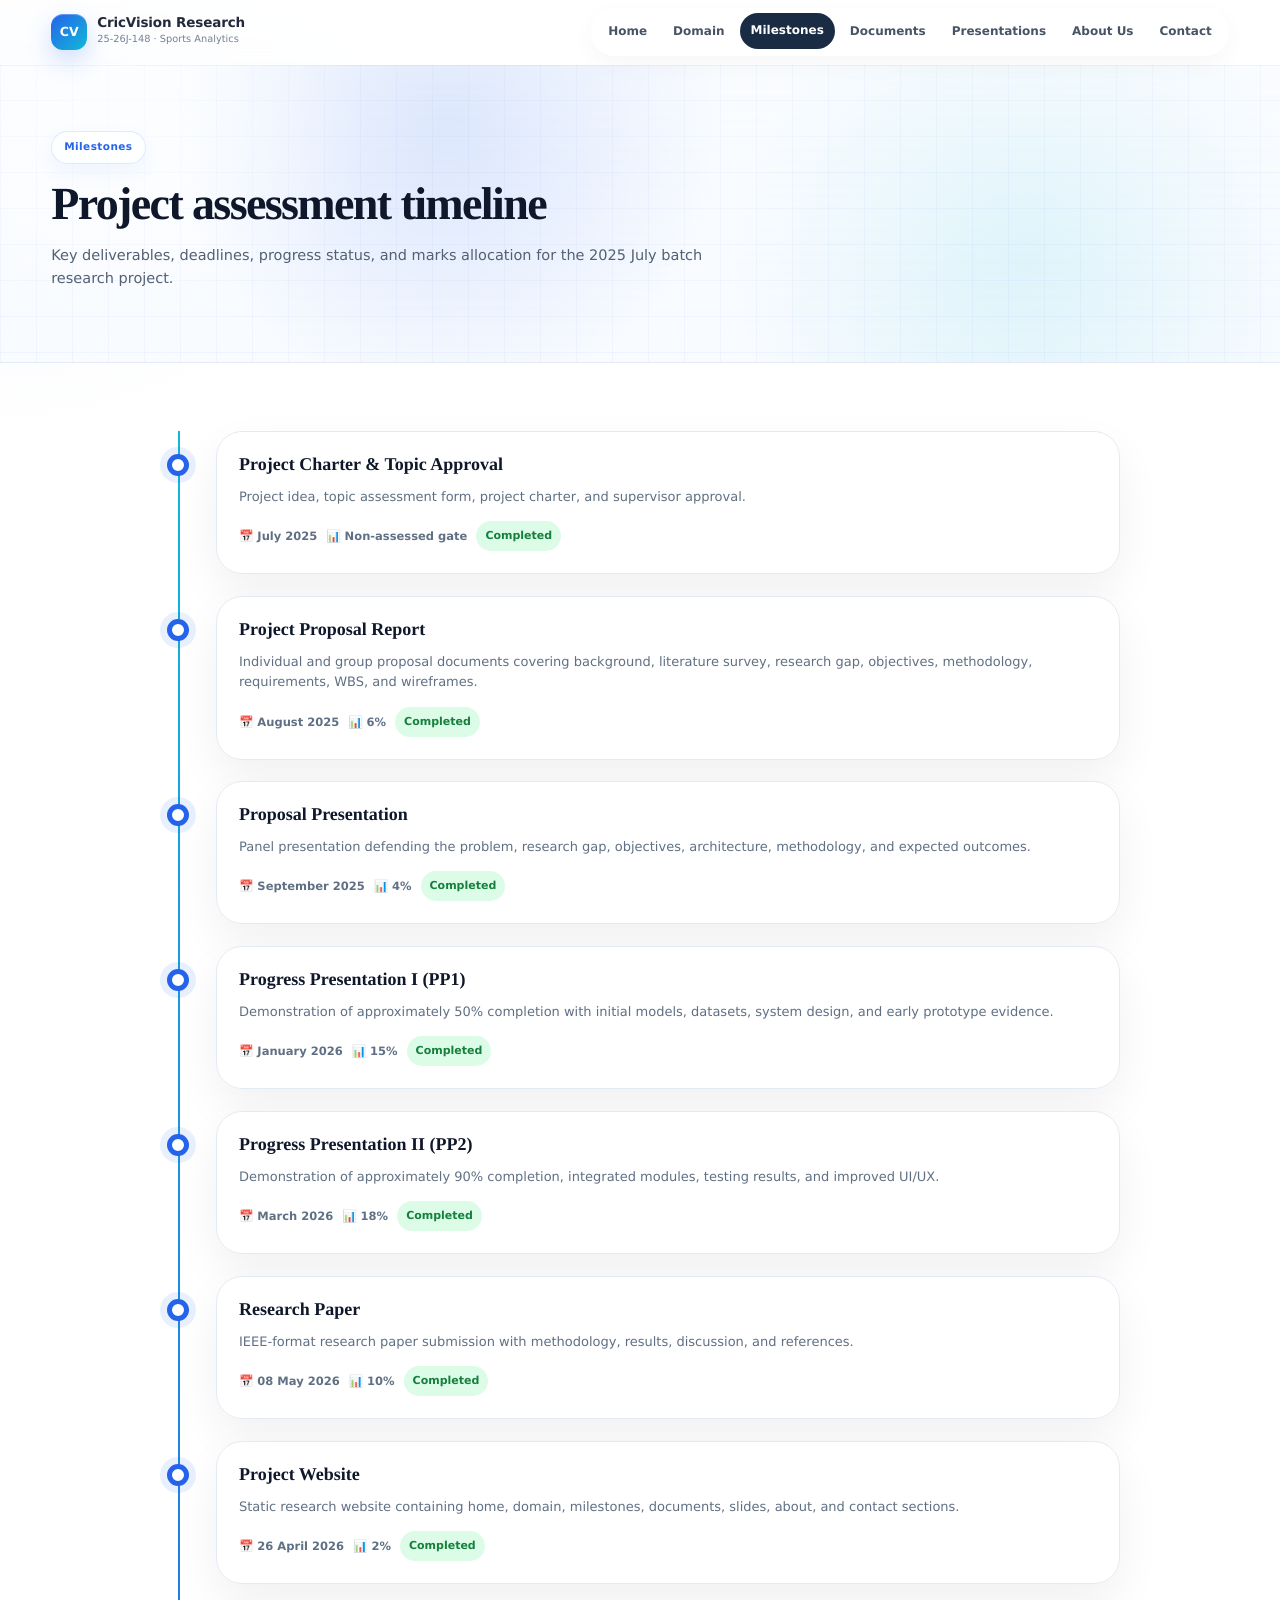
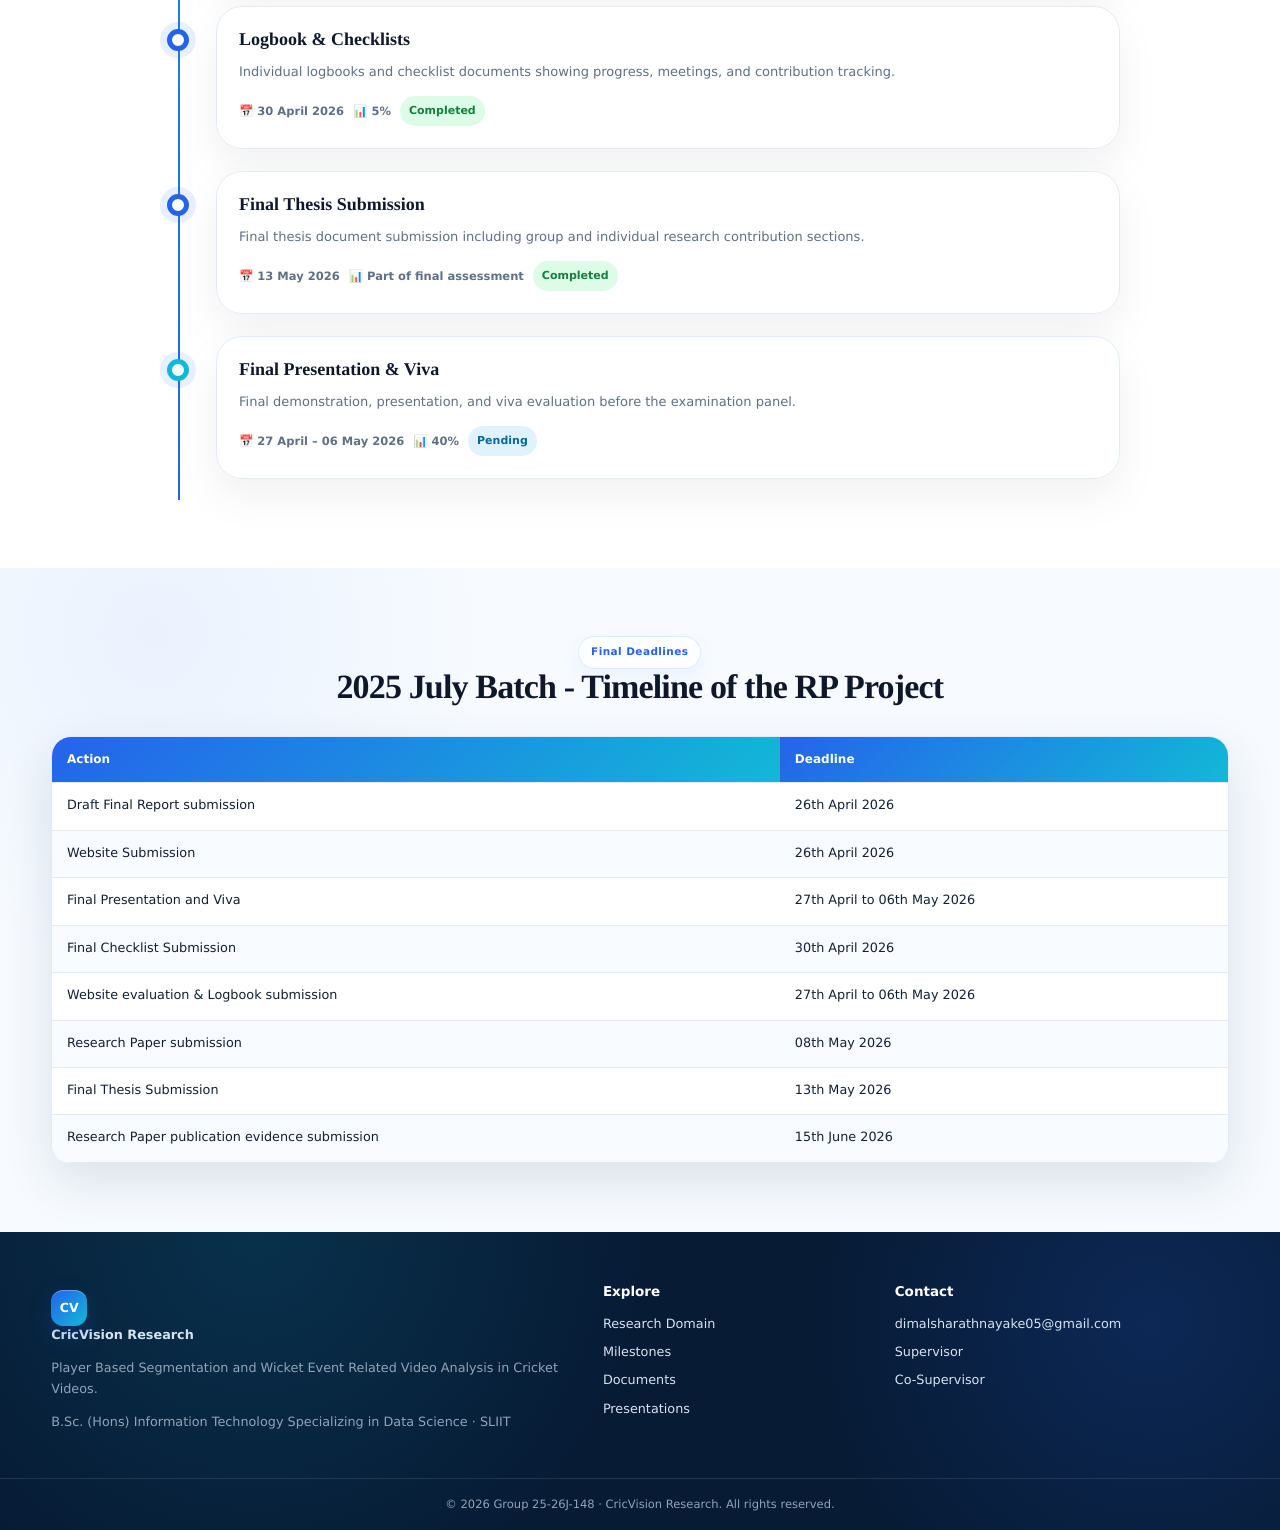
<file: cricvision-research-website/milestones.html>
<!DOCTYPE html>
<html lang="en">
<head>
  <meta charset="UTF-8" />
  <meta name="viewport" content="width=device-width, initial-scale=1.0" />
  <meta name="description" content="CricVision Research - Player Based Segmentation and Wicket Event Related Video Analysis in Cricket Videos." />
  <link rel="stylesheet" href="css/style.css" />
  <title>Milestones | CricVision Research</title>
</head>

<body>
  <header class="site-header">
    <div class="container nav-shell">
      <a href="index.html" class="brand" aria-label="CricVision Research home">
        <span class="brand-mark">CV</span>
        <span>
          <strong>CricVision Research</strong>
          <small>25-26J-148 · Sports Analytics</small>
        </span>
      </a>

      <button class="nav-toggle" aria-label="Open navigation" aria-expanded="false">
        <span></span>
        <span></span>
        <span></span>
      </button>

      <nav class="primary-nav" aria-label="Primary navigation">
        <a href="index.html">Home</a>
        <a href="domain.html">Domain</a>
        <a href="milestones.html" class="active">Milestones</a>
        <a href="documents.html">Documents</a>
        <a href="presentations.html">Presentations</a>
        <a href="about.html">About Us</a>
        <a href="contact.html">Contact</a>
      </nav>
    </div>
  </header>

  <main>
    <!-- PAGE HERO -->
    <section class="page-hero grid-bg">
      <div class="container">
        <span class="section-kicker">Milestones</span>
        <h1>Project assessment timeline</h1>
        <p>
          Key deliverables, deadlines, progress status, and marks allocation for the
          2025 July batch research project.
        </p>
      </div>
    </section>

    <!-- TIMELINE -->
    <section class="section">
      <div class="container">
        <div class="timeline">

          <div class="timeline-item completed reveal">
            <span class="timeline-dot"></span>
            <article class="timeline-card">
              <h3>Project Charter &amp; Topic Approval</h3>
              <p>
                Project idea, topic assessment form, project charter, and supervisor approval.
              </p>
              <div class="timeline-meta">
                <span>📅 July 2025</span>
                <span>📊 Non-assessed gate</span>
                <strong class="badge done">Completed</strong>
              </div>
            </article>
          </div>

          <div class="timeline-item completed reveal">
            <span class="timeline-dot"></span>
            <article class="timeline-card">
              <h3>Project Proposal Report</h3>
              <p>
                Individual and group proposal documents covering background, literature survey,
                research gap, objectives, methodology, requirements, WBS, and wireframes.
              </p>
              <div class="timeline-meta">
                <span>📅 August 2025</span>
                <span>📊 6%</span>
                <strong class="badge done">Completed</strong>
              </div>
            </article>
          </div>

          <div class="timeline-item completed reveal">
            <span class="timeline-dot"></span>
            <article class="timeline-card">
              <h3>Proposal Presentation</h3>
              <p>
                Panel presentation defending the problem, research gap, objectives,
                architecture, methodology, and expected outcomes.
              </p>
              <div class="timeline-meta">
                <span>📅 September 2025</span>
                <span>📊 4%</span>
                <strong class="badge done">Completed</strong>
              </div>
            </article>
          </div>

          <div class="timeline-item completed reveal">
            <span class="timeline-dot"></span>
            <article class="timeline-card">
              <h3>Progress Presentation I (PP1)</h3>
              <p>
                Demonstration of approximately 50% completion with initial models,
                datasets, system design, and early prototype evidence.
              </p>
              <div class="timeline-meta">
                <span>📅 January 2026</span>
                <span>📊 15%</span>
                <strong class="badge done">Completed</strong>
              </div>
            </article>
          </div>

          <div class="timeline-item completed reveal">
            <span class="timeline-dot"></span>
            <article class="timeline-card">
              <h3>Progress Presentation II (PP2)</h3>
              <p>
                Demonstration of approximately 90% completion, integrated modules,
                testing results, and improved UI/UX.
              </p>
              <div class="timeline-meta">
                <span>📅 March 2026</span>
                <span>📊 18%</span>
                <strong class="badge done">Completed</strong>
              </div>
            </article>
          </div>

          <div class="timeline-item completed reveal">
            <span class="timeline-dot"></span>
            <article class="timeline-card">
              <h3>Research Paper</h3>
              <p>
                IEEE-format research paper submission with methodology, results,
                discussion, and references.
              </p>
              <div class="timeline-meta">
                <span>📅 08 May 2026</span>
                <span>📊 10%</span>
                <strong class="badge done">Completed</strong>
              </div>
            </article>
          </div>

          <div class="timeline-item completed reveal">
            <span class="timeline-dot"></span>
            <article class="timeline-card">
              <h3>Project Website</h3>
              <p>
                Static research website containing home, domain, milestones, documents,
                slides, about, and contact sections.
              </p>
              <div class="timeline-meta">
                <span>📅 26 April 2026</span>
                <span>📊 2%</span>
                <strong class="badge done">Completed</strong>
              </div>
            </article>
          </div>

          <div class="timeline-item completed reveal">
            <span class="timeline-dot"></span>
            <article class="timeline-card">
              <h3>Logbook &amp; Checklists</h3>
              <p>
                Individual logbooks and checklist documents showing progress,
                meetings, and contribution tracking.
              </p>
              <div class="timeline-meta">
                <span>📅 30 April 2026</span>
                <span>📊 5%</span>
                <strong class="badge done">Completed</strong>
              </div>
            </article>
          </div>

          <div class="timeline-item completed reveal">
            <span class="timeline-dot"></span>
            <article class="timeline-card">
              <h3>Final Thesis Submission</h3>
              <p>
                Final thesis document submission including group and individual
                research contribution sections.
              </p>
              <div class="timeline-meta">
                <span>📅 13 May 2026</span>
                <span>📊 Part of final assessment</span>
                <strong class="badge done">Completed</strong>
              </div>
            </article>
          </div>

          <div class="timeline-item pending reveal">
            <span class="timeline-dot"></span>
            <article class="timeline-card">
              <h3>Final Presentation &amp; Viva</h3>
              <p>
                Final demonstration, presentation, and viva evaluation before the
                examination panel.
              </p>
              <div class="timeline-meta">
                <span>📅 27 April – 06 May 2026</span>
                <span>📊 40%</span>
                <strong class="badge soon">Pending</strong>
              </div>
            </article>
          </div>

        </div>
      </div>
    </section>

    <!-- FINAL DEADLINES -->
    <section class="section section-alt">
      <div class="container">
        <div class="center reveal">
          <span class="section-kicker">Final Deadlines</span>
          <h2>2025 July Batch - Timeline of the RP Project</h2>
        </div>

        <div class="table-wrap reveal">
          <table>
            <thead>
              <tr>
                <th>Action</th>
                <th>Deadline</th>
              </tr>
            </thead>
            <tbody>
              <tr>
                <td>Draft Final Report submission</td>
                <td>26th April 2026</td>
              </tr>
              <tr>
                <td>Website Submission</td>
                <td>26th April 2026</td>
              </tr>
              <tr>
                <td>Final Presentation and Viva</td>
                <td>27th April to 06th May 2026</td>
              </tr>
              <tr>
                <td>Final Checklist Submission</td>
                <td>30th April 2026</td>
              </tr>
              <tr>
                <td>Website evaluation &amp; Logbook submission</td>
                <td>27th April to 06th May 2026</td>
              </tr>
              <tr>
                <td>Research Paper submission</td>
                <td>08th May 2026</td>
              </tr>
              <tr>
                <td>Final Thesis Submission</td>
                <td>13th May 2026</td>
              </tr>
              <tr>
                <td>Research Paper publication evidence submission</td>
                <td>15th June 2026</td>
              </tr>
            </tbody>
          </table>
        </div>
      </div>
    </section>
  </main>

  <footer class="footer">
    <div class="container footer-grid">
      <div>
        <a class="footer-brand" href="index.html">
          <span class="brand-mark">CV</span>
          <strong>CricVision Research</strong>
        </a>
        <p>
          Player Based Segmentation and Wicket Event Related Video Analysis in Cricket Videos.
        </p>
        <p class="muted">
          B.Sc. (Hons) Information Technology Specializing in Data Science · SLIIT
        </p>
      </div>

      <div>
        <h4>Explore</h4>
        <a href="domain.html">Research Domain</a>
        <a href="milestones.html">Milestones</a>
        <a href="documents.html">Documents</a>
        <a href="presentations.html">Presentations</a>
      </div>

      <div>
        <h4>Contact</h4>
        <a href="mailto:dimalsharathnayake05@gmail.com">dimalsharathnayake05@gmail.com</a>
        <a href="mailto:anuradha.k@sliit.lk">Supervisor</a>
        <a href="mailto:adya.d@sliit.lk">Co-Supervisor</a>
      </div>
    </div>

    <div class="footer-bottom">
      © <span id="year"></span> Group 25-26J-148 · CricVision Research. All rights reserved.
    </div>
  </footer>

  <script src="js/main.js"></script>
</body>
</html>
</file>
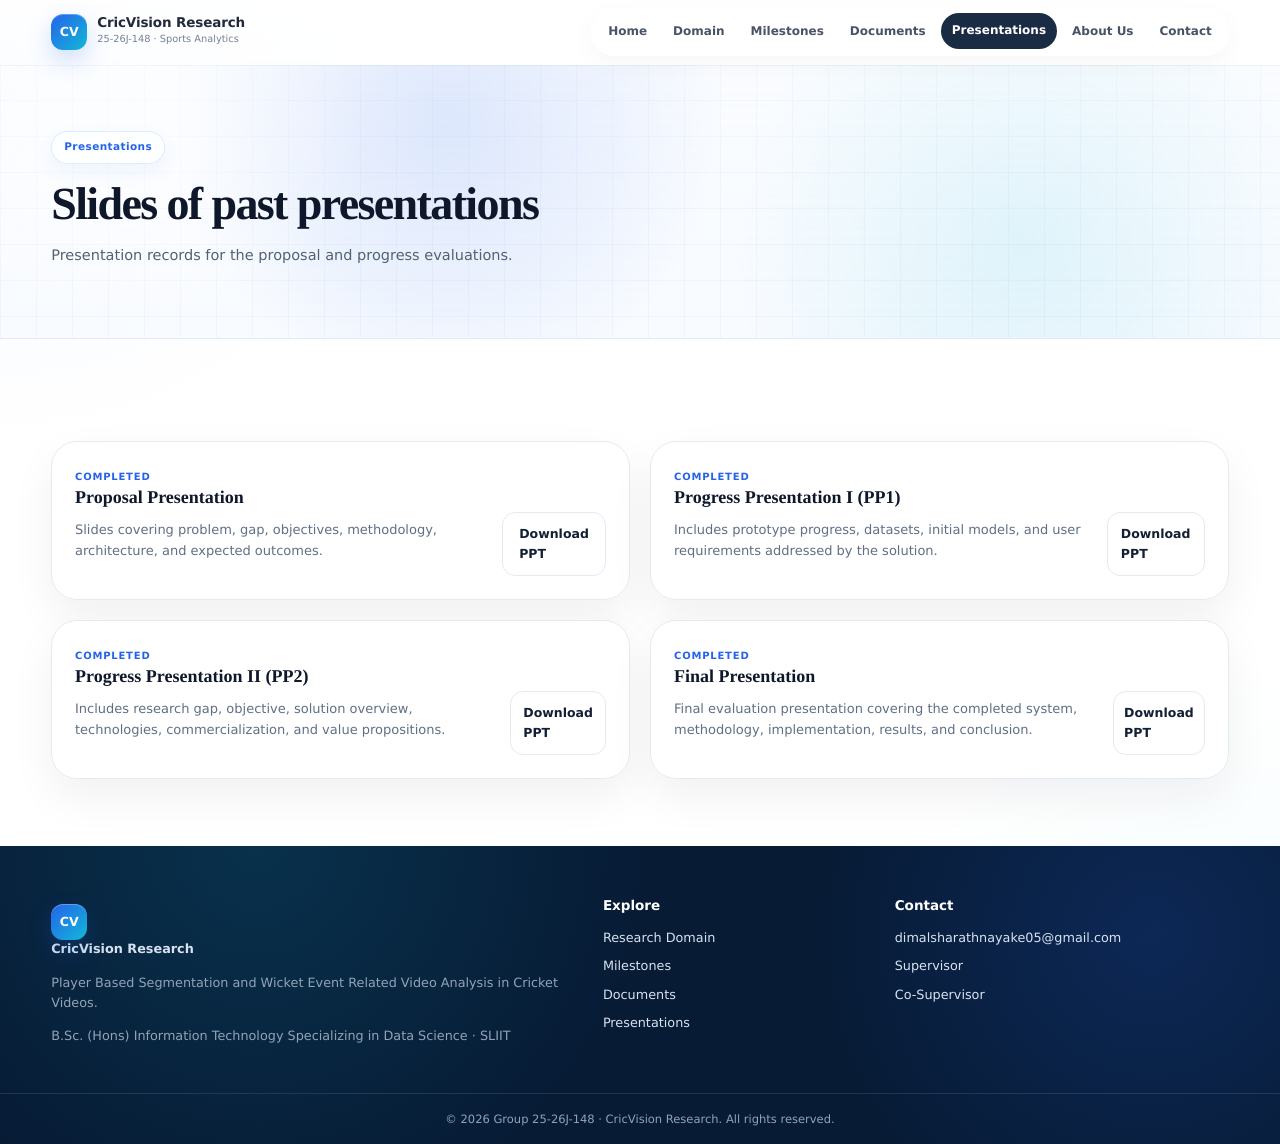
<file: cricvision-research-website/presentations.html>
<!DOCTYPE html>
<html lang="en">
<head>
  <meta charset="UTF-8" />
  <meta name="viewport" content="width=device-width, initial-scale=1.0" />
  <meta name="description" content="CricVision Research - Player Based Segmentation and Wicket Event Related Video Analysis in Cricket Videos." />
  <link rel="stylesheet" href="css/style.css" />
  <title>Presentations | CricVision Research</title>
</head>
<body>
  <header class="site-header">
    <div class="container nav-shell">
      <a href="index.html" class="brand" aria-label="CricVision Research home">
        <span class="brand-mark">CV</span>
        <span><strong>CricVision Research</strong><small>25-26J-148 · Sports Analytics</small></span>
      </a>
      <button class="nav-toggle" aria-label="Open navigation" aria-expanded="false">
        <span></span><span></span><span></span>
      </button>
      <nav class="primary-nav" aria-label="Primary navigation">
        <a href="index.html">Home</a>
        <a href="domain.html">Domain</a>
        <a href="milestones.html">Milestones</a>
        <a href="documents.html">Documents</a>
        <a href="presentations.html">Presentations</a>
        <a href="about.html">About Us</a>
        <a href="contact.html">Contact</a>
      </nav>
    </div>
  </header>

  <main>
    <section class="page-hero grid-bg">
      <div class="container">
        <span class="section-kicker">Presentations</span>
        <h1>Slides of past presentations</h1>
        <p>Presentation records for the proposal and progress evaluations.</p>
      </div>
    </section>

    <section class="section">
      <div class="container card-grid downloads">

        <article class="download-card reveal">
          <div>
            <span class="doc-type">Completed</span>
            <h3>Proposal Presentation</h3>
            <p>Slides covering problem, gap, objectives, methodology, architecture, and expected outcomes.</p>
          </div>
          <a class="btn" href="assets/presentations/Proposal_Presentation.pptx" download>
            Download PPT
          </a>
        </article>

        <article class="download-card reveal">
          <div>
            <span class="doc-type">Completed</span>
            <h3>Progress Presentation I (PP1)</h3>
            <p>Includes prototype progress, datasets, initial models, and user requirements addressed by the solution.</p>
          </div>
          <a class="btn" href="assets/presentations/PP1.pptx" download>
            Download PPT
          </a>
        </article>

        <article class="download-card reveal">
          <div>
            <span class="doc-type">Completed</span>
            <h3>Progress Presentation II (PP2)</h3>
            <p>Includes research gap, objective, solution overview, technologies, commercialization, and value propositions.</p>
          </div>
          <a class="btn" href="assets/presentations/PP2_.pptx" download>
            Download PPT
          </a>
        </article>

       <article class="download-card reveal">
          <div>
            <span class="doc-type">Completed</span>
            <h3>Final Presentation</h3>
            <p>Final evaluation presentation covering the completed system, methodology, implementation, results, and conclusion.</p>
          </div>
          <a class="btn" href="assets/presentations/Final Presentation_IT22141606.pptx" download>
            Download PPT
          </a>
      </article>

      </div>
    </section>
  </main>

  <footer class="footer">
    <div class="container footer-grid">
      <div>
        <a class="footer-brand" href="index.html"><span class="brand-mark">CV</span><strong>CricVision Research</strong></a>
        <p>Player Based Segmentation and Wicket Event Related Video Analysis in Cricket Videos.</p>
        <p class="muted">B.Sc. (Hons) Information Technology Specializing in Data Science · SLIIT</p>
      </div>
      <div>
        <h4>Explore</h4>
        <a href="domain.html">Research Domain</a>
        <a href="milestones.html">Milestones</a>
        <a href="documents.html">Documents</a>
        <a href="presentations.html">Presentations</a>
      </div>
      <div>
        <h4>Contact</h4>
        <a href="mailto:dimalsharathnayake05@gmail.com">dimalsharathnayake05@gmail.com</a>
        <a href="mailto:anuradha.k@sliit.lk">Supervisor</a>
        <a href="mailto:adya.d@sliit.lk">Co-Supervisor</a>
      </div>
    </div>
    <div class="footer-bottom">© <span id="year"></span> Group 25-26J-148 · CricVision Research. All rights reserved.</div>
  </footer>

  <script src="js/main.js"></script>
</body>
</html>
</file>
<file: cricvision-research-website/css/style.css>
:root {
  --navy: #071b35;
  --deep: #0b2d4b;
  --blue: #2563eb;
  --blue-2: #1d4ed8;
  --cyan: #12b8d7;
  --cyan-soft: #e0f7ff;
  --ink: #132033;
  --heading: #0f172a;
  --muted: #607084;
  --line: #e3eaf3;
  --bg: #f7fbff;
  --white: #ffffff;

  --shadow-sm: 0 8px 24px rgba(15, 23, 42, 0.07);
  --shadow: 0 18px 50px rgba(11, 45, 75, 0.12);
  --shadow-lg: 0 28px 80px rgba(11, 45, 75, 0.16);

  --radius: 26px;
  --radius-md: 18px;
  --radius-sm: 14px;

  --ease: cubic-bezier(0.22, 1, 0.36, 1);
  --fast: 180ms var(--ease);
  --normal: 320ms var(--ease);
  --slow: 720ms var(--ease);
}

* {
  box-sizing: border-box;
}

html {
  scroll-behavior: smooth;
  font-size: 14px;
}

body {
  margin: 0;
  font-family: Inter, ui-sans-serif, system-ui, -apple-system, BlinkMacSystemFont,
    "Segoe UI", Arial, sans-serif;
  background:
    radial-gradient(circle at top left, rgba(37, 99, 235, 0.06), transparent 32rem),
    radial-gradient(circle at bottom right, rgba(18, 184, 215, 0.06), transparent 34rem),
    var(--white);
  color: var(--ink);
  font-size: 14px;
  line-height: 1.6;
  overflow-x: hidden;
  text-rendering: geometricPrecision;
  -webkit-font-smoothing: antialiased;
}

body::selection {
  background: rgba(37, 99, 235, 0.18);
  color: var(--heading);
}

a {
  color: inherit;
  text-decoration: none;
}

img {
  max-width: 100%;
  display: block;
}

button,
input,
textarea {
  font-family: inherit;
}

.container {
  width: min(1180px, 92%);
  margin: auto;
}

.grid-bg {
  position: relative;
  background:
    linear-gradient(90deg, rgba(37, 99, 235, 0.045) 1px, transparent 1px),
    linear-gradient(0deg, rgba(37, 99, 235, 0.045) 1px, transparent 1px),
    radial-gradient(circle at 35% 20%, rgba(37, 99, 235, 0.16), transparent 32%),
    radial-gradient(circle at 80% 65%, rgba(18, 184, 215, 0.12), transparent 28%),
    #f8fbff;
  background-size: 36px 36px, 36px 36px, 100% 100%, 100% 100%;
}

.grid-bg::before {
  content: "";
  position: absolute;
  inset: 0;
  pointer-events: none;
  background:
    radial-gradient(circle at 10% 20%, rgba(255, 255, 255, 0.92), transparent 20%),
    linear-gradient(180deg, rgba(255, 255, 255, 0.3), transparent);
  opacity: 0.65;
}

.grid-bg > * {
  position: relative;
  z-index: 1;
}

/* ================================
   HEADER / NAVIGATION - APPLE STYLE GLASS
================================ */

.site-header {
  position: sticky;
  top: 0;
  z-index: 100;
  background: rgba(255, 255, 255, 0.58);
  backdrop-filter: saturate(180%) blur(26px);
  -webkit-backdrop-filter: saturate(180%) blur(26px);
  border-bottom: 1px solid rgba(255, 255, 255, 0.42);
  box-shadow: 0 1px 0 rgba(15, 23, 42, 0.04);
  transition:
    background var(--normal),
    box-shadow var(--normal),
    border-color var(--normal);
}

.site-header::before {
  content: "";
  position: absolute;
  inset: 0;
  background:
    linear-gradient(
      180deg,
      rgba(255, 255, 255, 0.72),
      rgba(255, 255, 255, 0.38)
    );
  pointer-events: none;
  z-index: -1;
}

.site-header:hover {
  background: rgba(255, 255, 255, 0.72);
  border-bottom-color: rgba(227, 234, 243, 0.65);
  box-shadow: 0 10px 35px rgba(15, 23, 42, 0.06);
}

.nav-shell {
  height: 64px;
  display: flex;
  align-items: center;
  justify-content: space-between;
  gap: 22px;
}

.brand,
.footer-brand {
  display: flex;
  align-items: center;
  gap: 10px;
}

.brand {
  transition: transform var(--normal), opacity var(--normal);
}

.brand:hover {
  transform: translateY(-1px);
  opacity: 0.92;
}

.brand-mark {
  width: 36px;
  height: 36px;
  border-radius: 12px;
  display: grid;
  place-items: center;
  position: relative;
  overflow: hidden;
  color: white;
  font-size: 12.5px;
  font-weight: 900;
  background: linear-gradient(135deg, var(--blue), var(--cyan));
  box-shadow:
    0 10px 24px rgba(37, 99, 235, 0.22),
    inset 0 1px 0 rgba(255, 255, 255, 0.28);
}

.brand-mark::after {
  content: "";
  position: absolute;
  inset: -60%;
  background: linear-gradient(
    120deg,
    transparent 35%,
    rgba(255, 255, 255, 0.45),
    transparent 65%
  );
  transform: translateX(-120%) rotate(25deg);
  animation: shine 5s ease-in-out infinite;
}

.brand strong {
  display: block;
  font-size: 13.5px;
  line-height: 1.05;
  color: rgba(15, 23, 42, 0.92);
  letter-spacing: -0.01em;
}

.brand small {
  display: block;
  color: rgba(96, 112, 132, 0.88);
  font-size: 9.8px;
  margin-top: 2px;
}

.primary-nav {
  display: flex;
  align-items: center;
  gap: 4px;
  padding: 5px;
  border-radius: 999px;
  background: rgba(255, 255, 255, 0.38);
  border: 1px solid rgba(255, 255, 255, 0.42);
  box-shadow:
    inset 0 1px 0 rgba(255, 255, 255, 0.42),
    0 8px 24px rgba(15, 23, 42, 0.035);
}

.primary-nav a {
  position: relative;
  padding: 8px 11px;
  border-radius: 999px;
  color: rgba(52, 64, 84, 0.9);
  font-weight: 650;
  font-size: 12px;
  transition:
    color var(--fast),
    background var(--fast),
    transform var(--fast),
    box-shadow var(--fast);
}

.primary-nav a::before {
  content: "";
  position: absolute;
  inset: 0;
  border-radius: inherit;
  background: rgba(7, 27, 53, 0.92);
  opacity: 0;
  transform: scale(0.92);
  transition: opacity var(--fast), transform var(--fast);
  z-index: -1;
}

.primary-nav a:hover,
.primary-nav a.active {
  color: #fff;
  transform: translateY(-1px);
}

.primary-nav a:hover::before,
.primary-nav a.active::before {
  opacity: 1;
  transform: scale(1);
}

.nav-toggle {
  display: none;
  background: rgba(255, 255, 255, 0.58);
  backdrop-filter: saturate(180%) blur(20px);
  -webkit-backdrop-filter: saturate(180%) blur(20px);
  border: 1px solid rgba(227, 234, 243, 0.72);
  border-radius: 13px;
  width: 42px;
  height: 38px;
  padding: 8px;
  cursor: pointer;
  transition: transform var(--fast), box-shadow var(--fast), background var(--fast);
}

.nav-toggle:hover {
  transform: translateY(-1px);
  background: rgba(255, 255, 255, 0.82);
  box-shadow: var(--shadow-sm);
}

.nav-toggle span {
  display: block;
  height: 2px;
  background: var(--ink);
  margin: 5px 0;
  border-radius: 2px;
  transition: transform var(--normal), opacity var(--normal);
}

/* ================================
   HERO
================================ */

.hero {
  padding: 66px 0 72px;
  min-height: calc(100vh - 64px);
  display: flex;
  align-items: center;
}

.hero-grid {
  display: grid;
  grid-template-columns: 1fr 1.05fr;
  gap: 50px;
  align-items: center;
}

.eyebrow,
.section-kicker {
  display: inline-flex;
  align-items: center;
  gap: 7px;
  padding: 7px 12px;
  border: 1px solid rgba(219, 234, 254, 0.95);
  border-radius: 999px;
  background: rgba(255, 255, 255, 0.72);
  color: var(--blue);
  font-weight: 800;
  font-size: 10.5px;
  letter-spacing: 0.04em;
  box-shadow: 0 8px 20px rgba(37, 99, 235, 0.06);
}

.eyebrow span {
  width: 8px;
  height: 8px;
  border-radius: 50%;
  background: var(--blue);
  box-shadow: 0 0 0 5px rgba(37, 99, 235, 0.13);
  animation: pulseDot 2.6s ease-in-out infinite;
}

h1,
h2,
h3 {
  font-family: Georgia, "Times New Roman", serif;
  color: var(--heading);
  line-height: 1.14;
  margin: 0;
}

h1 {
  font-size: clamp(30px, 3.8vw, 46px);
  letter-spacing: -0.035em;
  margin-top: 18px;
}

h2 {
  font-size: clamp(24px, 2.7vw, 34px);
  letter-spacing: -0.025em;
}

h3 {
  font-size: 18px;
}

.hero-copy p,
.page-hero p,
.section-lead {
  font-size: 14.5px;
  color: #526173;
  max-width: 660px;
}

.hero-copy p {
  margin-top: 16px;
}

.hero-actions {
  display: flex;
  gap: 12px;
  flex-wrap: wrap;
  margin: 24px 0;
}

.btn {
  display: inline-flex;
  align-items: center;
  justify-content: center;
  position: relative;
  overflow: hidden;
  padding: 11px 17px;
  border-radius: 13px;
  font-size: 12.5px;
  font-weight: 800;
  border: 1px solid var(--line);
  transition:
    transform var(--normal),
    box-shadow var(--normal),
    border-color var(--normal),
    background var(--normal),
    color var(--normal);
}

.btn::after {
  content: "";
  position: absolute;
  inset: 0;
  background: linear-gradient(
    110deg,
    transparent 30%,
    rgba(255, 255, 255, 0.36),
    transparent 70%
  );
  transform: translateX(-120%);
  transition: transform 620ms var(--ease);
}

.btn:hover::after {
  transform: translateX(120%);
}

.btn-primary {
  background: linear-gradient(135deg, var(--blue), var(--blue-2));
  color: #fff;
  border-color: rgba(37, 99, 235, 0.8);
  box-shadow: 0 14px 26px rgba(37, 99, 235, 0.25);
}

.btn-primary:hover {
  transform: translateY(-3px);
  box-shadow: 0 20px 38px rgba(37, 99, 235, 0.34);
}

.btn-soft {
  background: rgba(255, 255, 255, 0.86);
  color: #344054;
  box-shadow: 0 10px 22px rgba(15, 23, 42, 0.05);
}

.btn-soft:hover {
  transform: translateY(-3px);
  border-color: rgba(37, 99, 235, 0.25);
  box-shadow: var(--shadow-sm);
}

.btn-disabled {
  background: #eef2f7;
  color: #8a96a6;
  cursor: not-allowed;
}

.metrics-row {
  display: grid;
  grid-template-columns: repeat(3, 1fr);
  gap: 12px;
  margin-top: 30px;
}

.metrics-row article {
  background: rgba(255, 255, 255, 0.78);
  border: 1px solid var(--line);
  border-radius: 18px;
  padding: 14px;
  text-align: center;
  box-shadow: 0 12px 34px rgba(15, 23, 42, 0.06);
  transition: transform var(--normal), box-shadow var(--normal), border-color var(--normal);
}

.metrics-row article:hover {
  transform: translateY(-5px);
  box-shadow: var(--shadow);
  border-color: rgba(37, 99, 235, 0.25);
}

.metrics-row strong {
  display: block;
  font-size: 19px;
  color: var(--heading);
}

.metrics-row span {
  font-size: 11px;
  color: var(--muted);
  font-weight: 700;
}

/* ================================
   HERO VISUAL
================================ */

.hero-visual {
  perspective: 1100px;
}

.browser-card {
  position: relative;
  background: rgba(255, 255, 255, 0.84);
  border: 1px solid rgba(227, 234, 243, 0.95);
  border-radius: 28px;
  box-shadow: var(--shadow);
  padding: 16px;
  transform-style: preserve-3d;
  animation: floatCard 6s ease-in-out infinite;
}

.browser-card::before {
  content: "";
  position: absolute;
  inset: -1px;
  border-radius: inherit;
  pointer-events: none;
  background: linear-gradient(
    135deg,
    rgba(37, 99, 235, 0.22),
    transparent 35%,
    rgba(18, 184, 215, 0.18)
  );
  opacity: 0;
  transition: opacity var(--normal);
  z-index: -1;
}

.browser-card:hover::before {
  opacity: 1;
}

.browser-dots {
  height: 30px;
  display: flex;
  align-items: center;
  gap: 7px;
}

.browser-dots span {
  width: 10px;
  height: 10px;
  border-radius: 50%;
  background: #f87171;
}

.browser-dots span:nth-child(2) {
  background: #fbbf24;
}

.browser-dots span:nth-child(3) {
  background: #34d399;
}

.browser-dots em {
  margin-left: 10px;
  color: #97a3b6;
  font-size: 10px;
  font-style: normal;
  font-weight: 700;
}

.stadium-card {
  position: relative;
  min-height: 320px;
  border-radius: 20px;
  overflow: hidden;
  background:
    radial-gradient(circle at 50% 20%, #eff6ff 0 8%, transparent 9%),
    linear-gradient(
      160deg,
      #113b5c,
      #143d2e 45%,
      #a7c081 47%,
      #d8ccb1 61%,
      #7cb069 62%,
      #123
    );
  box-shadow: inset 0 0 80px rgba(255, 255, 255, 0.25);
}

.stadium-card::after {
  content: "";
  position: absolute;
  inset: 0;
  background:
    linear-gradient(120deg, transparent 20%, rgba(255, 255, 255, 0.13), transparent 45%),
    radial-gradient(circle at center, transparent 25%, rgba(0, 0, 0, 0.13));
  transform: translateX(-30%);
  animation: stadiumGlow 6.5s ease-in-out infinite;
}

.pitch {
  position: absolute;
  left: 43%;
  bottom: 0;
  width: 120px;
  height: 230px;
  background: linear-gradient(#d5c6a3, #eadfc7);
  clip-path: polygon(32% 0, 68% 0, 92% 100%, 8% 100%);
  opacity: 0.85;
  z-index: 1;
}

.wickets {
  position: absolute;
  left: 50%;
  top: 46%;
  width: 50px;
  height: 80px;
  transform: translateX(-50%);
  border-left: 7px solid #4b3a2b;
  border-right: 7px solid #4b3a2b;
  z-index: 2;
}

.wickets::after {
  content: "";
  position: absolute;
  left: 17px;
  top: 0;
  height: 80px;
  border-left: 7px solid #4b3a2b;
}

.signal-card {
  position: absolute;
  z-index: 4;
  background: rgba(255, 255, 255, 0.92);
  backdrop-filter: blur(12px);
  -webkit-backdrop-filter: blur(12px);
  border: 1px solid rgba(227, 234, 243, 0.98);
  border-radius: 16px;
  padding: 11px 14px;
  box-shadow: 0 18px 34px rgba(15, 23, 42, 0.14);
  font-size: 10.5px;
  color: var(--muted);
  font-weight: 800;
}

.signal-card strong {
  font-size: 18px;
  color: var(--ink);
}

.signal-card.top {
  right: -24px;
  top: -12px;
  animation: floatSmall 4s ease-in-out infinite;
}

.signal-card.bottom {
  left: -28px;
  bottom: -20px;
  animation: floatSmall 4.6s ease-in-out infinite reverse;
}

.signal-card.bottom span {
  display: inline-block;
  width: 8px;
  height: 8px;
  border-radius: 50%;
  background: var(--blue);
  margin-right: 7px;
  animation: pulseDot 2s ease-in-out infinite;
}

.query-bar {
  display: flex;
  justify-content: space-between;
  gap: 10px;
  align-items: center;
  margin-top: 13px;
  border: 1px solid var(--line);
  border-radius: 14px;
  padding: 10px 14px;
  color: #7a8799;
  background: rgba(248, 250, 252, 0.75);
  font-family: ui-monospace, SFMono-Regular, Menlo, monospace;
  font-size: 10.5px;
}

.query-bar span {
  background: #eff6ff;
  color: var(--blue);
  padding: 3px 7px;
  border-radius: 8px;
  font-weight: 900;
}

.tag-row {
  display: flex;
  gap: 8px;
  flex-wrap: wrap;
  margin-top: 11px;
}

.tag-row span {
  background: #f8fafc;
  border: 1px solid var(--line);
  border-radius: 11px;
  padding: 7px 10px;
  color: #64748b;
  font-size: 10.5px;
  font-weight: 700;
  transition: transform var(--fast), background var(--fast), color var(--fast);
}

.tag-row span:hover {
  transform: translateY(-2px);
  background: var(--navy);
  color: #fff;
}

/* ================================
   SECTIONS / CARDS
================================ */

.section {
  padding: 68px 0;
}

.section-alt {
  background:
    radial-gradient(circle at 12% 10%, rgba(37, 99, 235, 0.06), transparent 24rem),
    var(--bg);
}

.center {
  text-align: center;
}

.center .section-lead {
  margin: 16px auto 0;
}

.feature-grid,
.card-grid,
.process-grid {
  display: grid;
  grid-template-columns: repeat(4, 1fr);
  gap: 20px;
  margin-top: 34px;
}

.feature-card,
.process-card,
.content-card,
.download-card,
.timeline-card,
.team-card {
  position: relative;
  overflow: hidden;
  background: rgba(255, 255, 255, 0.94);
  border: 1px solid var(--line);
  border-radius: var(--radius);
  box-shadow: 0 18px 45px rgba(15, 23, 42, 0.06);
  transition: transform var(--normal), box-shadow var(--normal), border-color var(--normal);
}

.feature-card::before,
.process-card::before,
.content-card::before,
.download-card::before,
.timeline-card::before,
.team-card::before {
  content: "";
  position: absolute;
  inset: 0;
  background: linear-gradient(
    135deg,
    rgba(37, 99, 235, 0.06),
    transparent 42%,
    rgba(18, 184, 215, 0.05)
  );
  opacity: 0;
  transition: opacity var(--normal);
  pointer-events: none;
}

.feature-card:hover,
.process-card:hover,
.content-card:hover,
.download-card:hover,
.timeline-card:hover,
.team-card:hover {
  transform: translateY(-7px);
  border-color: rgba(37, 99, 235, 0.22);
  box-shadow: var(--shadow);
}

.feature-card:hover::before,
.process-card:hover::before,
.content-card:hover::before,
.download-card:hover::before,
.timeline-card:hover::before,
.team-card:hover::before {
  opacity: 1;
}

.feature-card {
  padding: 22px;
}

.feature-card .icon {
  width: 48px;
  height: 48px;
  border-radius: 16px;
  display: grid;
  place-items: center;
  background: linear-gradient(135deg, var(--blue), var(--cyan));
  color: #fff;
  font-size: 12px;
  font-weight: 900;
  margin-bottom: 16px;
  box-shadow: 0 12px 24px rgba(37, 99, 235, 0.22);
  transition: transform var(--normal);
}

.feature-card:hover .icon {
  transform: rotate(-4deg) scale(1.06);
}

.feature-card p,
.process-card p,
.content-card p,
.team-text,
.download-card p,
.component-stack p,
.timeline-card p {
  color: var(--muted);
  font-size: 13px;
}

.split {
  display: grid;
  grid-template-columns: 0.9fr 1.1fr;
  gap: 36px;
  align-items: center;
}

.component-stack {
  display: grid;
  gap: 16px;
}

.component-stack article {
  position: relative;
  overflow: hidden;
  background: #fff;
  border: 1px solid var(--line);
  border-radius: 22px;
  padding: 21px;
  box-shadow: 0 18px 45px rgba(15, 23, 42, 0.06);
  transition: transform var(--normal), box-shadow var(--normal), border-color var(--normal);
}

.component-stack article:hover {
  transform: translateX(6px);
  border-color: rgba(37, 99, 235, 0.25);
  box-shadow: var(--shadow);
}

.component-stack span,
.doc-type {
  color: var(--blue);
  font-weight: 900;
  font-size: 10px;
  text-transform: uppercase;
  letter-spacing: 0.08em;
}

/* ================================
   PAGE HERO
================================ */

.page-hero {
  padding: 66px 0 56px;
  border-bottom: 1px solid var(--line);
}

.page-hero h1 {
  max-width: 960px;
  margin-top: 14px;
}

.two-col {
  display: grid;
  grid-template-columns: repeat(2, 1fr);
  gap: 22px;
}

.content-card {
  padding: 24px;
}

.nice-list {
  padding-left: 19px;
  color: var(--muted);
  font-size: 13px;
}

.nice-list li {
  margin: 7px 0;
}

.process-grid {
  grid-template-columns: repeat(3, 1fr);
}

.process-card {
  padding: 23px;
}

.process-card > span {
  display: inline-grid;
  place-items: center;
  width: 38px;
  height: 38px;
  border-radius: 13px;
  background: #eff6ff;
  color: var(--blue);
  font-size: 13px;
  font-weight: 900;
  margin-bottom: 13px;
  transition: transform var(--normal), background var(--normal), color var(--normal);
}

.process-card:hover > span {
  transform: scale(1.08);
  background: var(--blue);
  color: #fff;
}

.tech-cloud {
  display: flex;
  flex-wrap: wrap;
  gap: 10px;
  justify-content: center;
}

.tech-cloud span {
  padding: 10px 13px;
  border-radius: 999px;
  background: #fff;
  border: 1px solid var(--line);
  box-shadow: 0 10px 25px rgba(15, 23, 42, 0.05);
  font-size: 12.5px;
  font-weight: 800;
  color: #475569;
  transition: transform var(--fast), box-shadow var(--fast), color var(--fast), border-color var(--fast);
}

.tech-cloud span:hover {
  transform: translateY(-3px);
  color: var(--blue);
  border-color: rgba(37, 99, 235, 0.25);
  box-shadow: var(--shadow-sm);
}

/* ================================
   TIMELINE
================================ */

.timeline {
  position: relative;
  max-width: 960px;
  margin: auto;
}

.timeline::before {
  content: "";
  position: absolute;
  left: 18px;
  top: 0;
  bottom: 0;
  width: 2px;
  background: linear-gradient(var(--cyan), var(--blue));
}

.timeline-item {
  position: relative;
  padding: 0 0 22px 56px;
}

.timeline-dot {
  position: absolute;
  left: 7px;
  top: 23px;
  width: 22px;
  height: 22px;
  border-radius: 50%;
  background: #fff;
  border: 5px solid var(--blue);
  box-shadow: 0 0 0 7px rgba(37, 99, 235, 0.1);
  z-index: 2;
}

.timeline-item.completed .timeline-dot {
  animation: pulseRing 3s ease-in-out infinite;
}

.timeline-item.pending .timeline-dot {
  border-color: var(--cyan);
}

.timeline-card {
  padding: 22px;
}

.timeline-card:hover {
  transform: translateX(5px);
}

.timeline-meta {
  display: flex;
  gap: 9px;
  flex-wrap: wrap;
  align-items: center;
  margin-top: 13px;
  color: var(--muted);
  font-size: 11.5px;
  font-weight: 700;
}

.badge {
  padding: 6px 9px;
  border-radius: 999px;
  font-size: 11px;
}

.badge.done {
  background: #dcfce7;
  color: #15803d;
}

.badge.soon {
  background: #e0f2fe;
  color: #0369a1;
}

/* ================================
   TABLE
================================ */

.table-wrap {
  overflow: auto;
  border-radius: 20px;
  border: 1px solid var(--line);
  box-shadow: var(--shadow);
  margin-top: 30px;
}

table {
  width: 100%;
  border-collapse: collapse;
  background: #fff;
  font-size: 12.8px;
}

th,
td {
  padding: 13px 15px;
  text-align: left;
  border-bottom: 1px solid var(--line);
}

th {
  background: linear-gradient(135deg, var(--blue), var(--cyan));
  color: #fff;
  font-size: 12px;
}

tbody tr {
  transition: background var(--fast), transform var(--fast);
}

tbody tr:nth-child(even) {
  background: #f8fbff;
}

tbody tr:hover {
  background: #eff6ff;
}

/* ================================
   DOWNLOADS / DOCUMENTS
================================ */

.downloads {
  grid-template-columns: repeat(2, 1fr);
}

.download-card {
  padding: 23px;
  display: flex;
  justify-content: space-between;
  align-items: flex-end;
  gap: 16px;
}

/* ================================
   TEAM
================================ */

.team-grid {
  display: grid;
  grid-template-columns: repeat(2, minmax(260px, 390px));
  justify-content: center;
  gap: 26px;
}

.team-card {
  text-align: center;
  padding-bottom: 24px;
}

.team-cover {
  height: 135px;
  background:
    radial-gradient(circle at 30% 20%, rgba(18, 184, 215, 0.35), transparent 28%),
    linear-gradient(135deg, #0b2d4b, #075985);
}

.avatar {
  width: 100px;
  height: 100px;
  margin: -50px auto 13px;
  border-radius: 50%;
  display: grid;
  place-items: center;
  background: #fff;
  box-shadow: 0 16px 35px rgba(15, 23, 42, 0.16);
  border: 7px solid #fff;
  transition: transform var(--normal);
}

.team-card:hover .avatar {
  transform: translateY(-4px) scale(1.03);
}

.avatar span {
  width: 78px;
  height: 78px;
  border-radius: 50%;
  display: grid;
  place-items: center;
  background: linear-gradient(135deg, var(--blue), var(--cyan));
  color: #fff;
  font-size: 22px;
  font-weight: 900;
}

.student-id {
  color: #64748b;
  margin-top: 4px;
  letter-spacing: 0.06em;
  font-size: 11.5px;
}

.role-pill {
  display: inline-block;
  margin: 9px 16px;
  padding: 9px 14px;
  border-radius: 999px;
  background: #f1f5f9;
  color: #0377b5;
  font-size: 11.5px;
  font-weight: 800;
}

.team-text {
  padding: 0 28px;
}

.socials {
  display: flex;
  gap: 11px;
  justify-content: center;
  margin-top: 18px;
}

.socials a {
  width: 42px;
  height: 42px;
  border-radius: 50%;
  display: grid;
  place-items: center;
  background: #f8fafc;
  border: 1px solid var(--line);
  color: #475569;
  transition: transform var(--fast), background var(--fast), color var(--fast), box-shadow var(--fast);
}

.socials a:hover {
  transform: translateY(-4px) rotate(-3deg);
  background: var(--blue);
  color: #fff;
  box-shadow: 0 14px 26px rgba(37, 99, 235, 0.28);
}

.socials svg {
  width: 19px;
  height: 19px;
}

/* ================================
   CONTACT
================================ */

.contact-grid {
  display: grid;
  grid-template-columns: 0.9fr 1.1fr;
  gap: 26px;
  align-items: start;
}

.contact-form {
  background: rgba(255, 255, 255, 0.95);
  border: 1px solid var(--line);
  border-radius: var(--radius);
  box-shadow: var(--shadow);
  padding: 24px;
}

.contact-form label {
  display: block;
  font-weight: 800;
  color: #334155;
  margin-bottom: 14px;
  font-size: 12.8px;
}

.contact-form input,
.contact-form textarea {
  width: 100%;
  margin-top: 7px;
  border: 1px solid var(--line);
  border-radius: 13px;
  padding: 12px 14px;
  font: inherit;
  font-size: 13px;
  color: var(--ink);
  outline: none;
  background: #fff;
  transition: border-color var(--fast), box-shadow var(--fast), transform var(--fast);
}

.contact-form input:focus,
.contact-form textarea:focus {
  border-color: var(--blue);
  box-shadow: 0 0 0 4px rgba(37, 99, 235, 0.1);
  transform: translateY(-1px);
}

/* ================================
   FOOTER
================================ */

.footer {
  position: relative;
  overflow: hidden;
  background: #071b35;
  color: #d6e2f0;
  padding: 50px 0 0;
  font-size: 12.8px;
}

.footer::before {
  content: "";
  position: absolute;
  inset: 0;
  background:
    radial-gradient(circle at 20% 0%, rgba(18, 184, 215, 0.14), transparent 28rem),
    radial-gradient(circle at 90% 30%, rgba(37, 99, 235, 0.18), transparent 24rem);
  pointer-events: none;
}

.footer > * {
  position: relative;
  z-index: 1;
}

.footer-grid {
  display: grid;
  grid-template-columns: 1.4fr 0.7fr 0.9fr;
  gap: 32px;
}

.footer a {
  display: block;
  color: #d6e2f0;
  margin: 8px 0;
  font-size: 12.8px;
  transition: color var(--fast), transform var(--fast);
}

.footer a:hover {
  color: #fff;
  transform: translateX(3px);
}

.footer h4 {
  color: #fff;
  margin: 0 0 11px;
  font-size: 13.5px;
}

.footer p,
.muted {
  color: #91a3b8;
  font-size: 12.8px;
}

.footer-bottom {
  text-align: center;
  border-top: 1px solid rgba(255, 255, 255, 0.1);
  padding: 16px;
  margin-top: 32px;
  color: #91a3b8;
  font-size: 11.5px;
}

/* ================================
   SCROLL REVEAL ANIMATION
================================ */

.reveal {
  opacity: 0;
  transform: translateY(24px) scale(0.985);
  transition:
    opacity 700ms var(--ease),
    transform 700ms var(--ease);
  will-change: opacity, transform;
}

.reveal.visible {
  opacity: 1;
  transform: translateY(0) scale(1);
}

.feature-grid .reveal:nth-child(2),
.card-grid .reveal:nth-child(2),
.process-grid .reveal:nth-child(2),
.timeline .reveal:nth-child(2) {
  transition-delay: 70ms;
}

.feature-grid .reveal:nth-child(3),
.card-grid .reveal:nth-child(3),
.process-grid .reveal:nth-child(3),
.timeline .reveal:nth-child(3) {
  transition-delay: 140ms;
}

.feature-grid .reveal:nth-child(4),
.card-grid .reveal:nth-child(4),
.process-grid .reveal:nth-child(4),
.timeline .reveal:nth-child(4) {
  transition-delay: 210ms;
}

/* ================================
   KEYFRAMES
================================ */

@keyframes shine {
  0%,
  70%,
  100% {
    transform: translateX(-120%) rotate(25deg);
  }

  82% {
    transform: translateX(120%) rotate(25deg);
  }
}

@keyframes pulseDot {
  0%,
  100% {
    box-shadow: 0 0 0 5px rgba(37, 99, 235, 0.13);
  }

  50% {
    box-shadow: 0 0 0 9px rgba(37, 99, 235, 0.04);
  }
}

@keyframes pulseRing {
  0%,
  100% {
    box-shadow: 0 0 0 7px rgba(37, 99, 235, 0.1);
  }

  50% {
    box-shadow: 0 0 0 11px rgba(37, 99, 235, 0.04);
  }
}

@keyframes floatCard {
  0%,
  100% {
    transform: translateY(0) rotateX(0deg) rotateY(0deg);
  }

  50% {
    transform: translateY(-10px) rotateX(1.5deg) rotateY(-1.5deg);
  }
}

@keyframes floatSmall {
  0%,
  100% {
    transform: translateY(0);
  }

  50% {
    transform: translateY(-8px);
  }
}

@keyframes stadiumGlow {
  0%,
  100% {
    transform: translateX(-35%);
    opacity: 0.45;
  }

  50% {
    transform: translateX(25%);
    opacity: 0.8;
  }
}

/* ================================
   RESPONSIVE
================================ */

@media (max-width: 980px) {
  .primary-nav {
    position: absolute;
    right: 4%;
    top: 74px;
    display: flex;
    flex-direction: column;
    align-items: stretch;
    gap: 4px;
    padding: 12px;
    width: min(330px, 92vw);
    border-radius: 24px;

    background: rgba(255, 255, 255, 0.72);
    backdrop-filter: saturate(180%) blur(28px);
    -webkit-backdrop-filter: saturate(180%) blur(28px);
    border: 1px solid rgba(255, 255, 255, 0.48);
    box-shadow: 0 24px 70px rgba(15, 23, 42, 0.16);

    opacity: 0;
    transform: translateY(-12px) scale(0.98);
    pointer-events: none;
    transition: opacity var(--normal), transform var(--normal);
  }

  .primary-nav.open {
    opacity: 1;
    transform: translateY(0) scale(1);
    pointer-events: auto;
  }

  .primary-nav a {
    font-size: 13px;
    padding: 11px 13px;
  }

  .primary-nav a::before {
    background: rgba(7, 27, 53, 0.94);
  }

  .nav-toggle {
    display: block;
  }

  .hero-grid,
  .split,
  .two-col,
  .contact-grid {
    grid-template-columns: 1fr;
  }

  .hero {
    padding: 52px 0;
  }

  .feature-grid,
  .process-grid {
    grid-template-columns: repeat(2, 1fr);
  }

  .downloads,
  .team-grid {
    grid-template-columns: 1fr;
  }

  .download-card {
    align-items: flex-start;
    flex-direction: column;
  }

  .footer-grid {
    grid-template-columns: 1fr;
  }

  .hero-visual {
    order: -1;
  }

  .stadium-card {
    min-height: 270px;
  }
}

@media (max-width: 620px) {
  html {
    font-size: 13px;
  }

  body {
    font-size: 13px;
  }

  h1 {
    font-size: 28px;
    line-height: 1.16;
  }

  h2 {
    font-size: 23px;
    line-height: 1.2;
  }

  h3 {
    font-size: 16px;
  }

  .hero-copy p,
  .page-hero p,
  .section-lead {
    font-size: 13px;
  }

  .section {
    padding: 56px 0;
  }

  .page-hero {
    padding: 56px 0 48px;
  }

  .feature-grid,
  .process-grid,
  .metrics-row {
    grid-template-columns: 1fr;
  }

  .hero-actions {
    flex-direction: column;
  }

  .btn {
    width: 100%;
    font-size: 12.5px;
  }

  .nav-shell {
    height: 64px;
  }

  .brand strong {
    font-size: 13.5px;
  }

  .brand small {
    display: none;
  }

  .brand-mark {
    width: 36px;
    height: 36px;
  }

  .timeline-item {
    padding-left: 42px;
  }

  .timeline::before {
    left: 12px;
  }

  .timeline-dot {
    left: 2px;
  }

  .table-wrap {
    font-size: 12px;
  }

  .download-card,
  .content-card,
  .feature-card,
  .process-card,
  .timeline-card {
    padding: 20px;
  }

  .stadium-card {
    min-height: 240px;
  }

  .signal-card.top {
    right: 8px;
    top: 8px;
  }

  .signal-card.bottom {
    left: 8px;
    bottom: 8px;
  }

  .query-bar {
    font-size: 10px;
    flex-direction: column;
    align-items: flex-start;
  }
}

/* ================================
   ACCESSIBILITY
================================ */

@media (prefers-reduced-motion: reduce) {
  *,
  *::before,
  *::after {
    animation-duration: 0.001ms !important;
    animation-iteration-count: 1 !important;
    scroll-behavior: auto !important;
    transition-duration: 0.001ms !important;
  }

  .reveal {
    opacity: 1;
    transform: none;
  }
}


.member-photo {
  width: 120px;
  height: 120px;
  margin: -60px auto 16px;
  border-radius: 50%;
  overflow: hidden;
  border: 4px solid #fff;
  box-shadow: 0 12px 30px rgba(0, 0, 0, 0.12);
  background: #f3f6fb;
  position: relative;
  z-index: 2;
}

.member-photo img {
  width: 100%;
  height: 100%;
  object-fit: cover;
  display: block;
}

/* Supervisor and Co-Supervisor Cards */

.supervisor-grid {
  display: grid;
  grid-template-columns: repeat(2, minmax(0, 1fr));
  gap: 28px;
}

.supervisor-card {
  background: var(--card-bg, #ffffff);
  border: 1px solid rgba(15, 23, 42, 0.08);
  border-radius: 24px;
  padding: 28px;
  display: flex;
  align-items: center;
  gap: 24px;
  box-shadow: 0 18px 45px rgba(15, 23, 42, 0.08);
  transition: transform 0.3s ease, box-shadow 0.3s ease;
}

.supervisor-card:hover {
  transform: translateY(-6px);
  box-shadow: 0 24px 60px rgba(15, 23, 42, 0.12);
}

.supervisor-photo {
  width: 132px;
  height: 132px;
  min-width: 132px;
  border-radius: 50%;
  padding: 5px;
  background: linear-gradient(135deg, #16a34a, #0f766e);
  box-shadow: 0 14px 35px rgba(15, 118, 110, 0.22);
}

.supervisor-photo img {
  width: 100%;
  height: 100%;
  object-fit: cover;
  object-position: center;
  border-radius: 50%;
  display: block;
  border: 4px solid #ffffff;
}

.supervisor-details h2 {
  margin: 8px 0 6px;
  font-size: 1.35rem;
  color: var(--text-dark, #0f172a);
}

.supervisor-role {
  margin: 0 0 10px;
  color: var(--muted, #64748b);
  font-weight: 600;
}

.supervisor-contact {
  margin: 0 0 16px;
}

.supervisor-contact a {
  color: var(--primary, #0f766e);
  text-decoration: none;
  font-weight: 600;
}

.supervisor-contact a:hover {
  text-decoration: underline;
}

.supervisor-socials {
  justify-content: flex-start;
}

.supervisor-socials a {
  width: 42px;
  height: 42px;
}

@media (max-width: 900px) {
  .supervisor-grid {
    grid-template-columns: 1fr;
  }
}

@media (max-width: 560px) {
  .supervisor-card {
    flex-direction: column;
    text-align: center;
  }

  .supervisor-socials {
    justify-content: center;
  }

  .supervisor-photo {
    width: 120px;
    height: 120px;
    min-width: 120px;
  }
}

.table-wrap {
  width: 100%;
  overflow-x: auto;
  margin-top: 28px;
}

.research-table {
  width: 100%;
  border-collapse: collapse;
  background: var(--card-bg, #ffffff);
  border-radius: 18px;
  overflow: hidden;
  box-shadow: 0 18px 45px rgba(15, 23, 42, 0.08);
}

.research-table th,
.research-table td {
  padding: 16px 18px;
  text-align: left;
  border-bottom: 1px solid rgba(15, 23, 42, 0.08);
  vertical-align: top;
}

.research-table th {
  background: rgba(15, 118, 110, 0.08);
  color: var(--text-dark, #0f172a);
  font-weight: 700;
}

.research-table td {
  color: var(--muted, #475569);
  line-height: 1.6;
}

.reference-list {
  margin-top: 18px;
  padding-left: 22px;
}

.reference-list li {
  margin-bottom: 14px;
  color: var(--muted, #475569);
  line-height: 1.7;
  font-size: 0.95rem;
}

.reference-list em {
  color: var(--text-dark, #0f172a);
}
</file>
